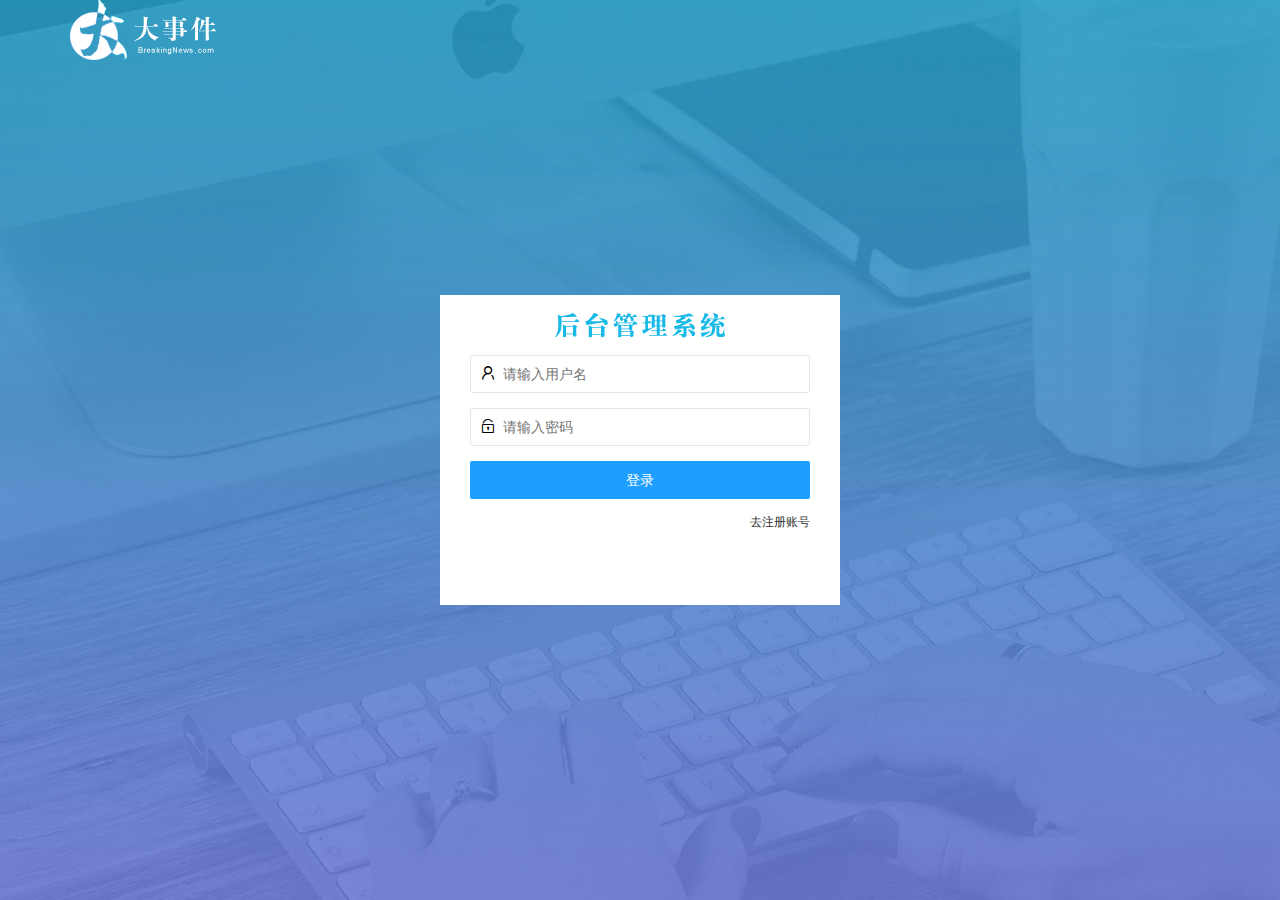
<file: login.html>
<!DOCTYPE html>
<html lang="en">

<head>
    <meta charset="UTF-8">
    <meta http-equiv="X-UA-Compatible" content="IE=edge">
    <meta name="viewport" content="width=device-width, initial-scale=1.0">
    <title>大事件-登录/注册</title>
    <!-- 导入layui的样式 -->
    <link rel="stylesheet" href="./assets/lib/layui/css/layui.css">
    <link rel="stylesheet" href="./assets/css/login.css">

</head>

<body>
    <!-- 头部logo区域 -->
    <div class="layui-main">
        <img src="/assets/images/logo.png" alt="" />
    </div>

    <!-- 登录注册 -->
    <div class="loginAndReadBox">
        <div class="titleBox"></div>
        <!-- 登录的div -->
        <div class="login-box">
            <!-- 登录的表单 -->
            <form class='layui-form' id="form_login" action="">
                <!-- 用户名 -->
                <div class="layui-form-item">
                    <i class="layui-icon layui-icon-username"></i>
                    <input type="text" name="username" required lay-verify="required" placeholder="请输入用户名"
                        autocomplete="off" class="layui-input">
                </div>

                <!-- 密码 -->
                <div class="layui-form-item">
                    <i class="layui-icon layui-icon-password"></i>
                    <input type="password" name="password" required lay-verify="required|pwd" placeholder="请输入密码"
                        autocomplete="off" class="layui-input">
                </div>

                <div class="layui-form-item">

                    <!-- 注意：表单提交按钮和普通按钮的区别是lay-submit属性 -->
                    <button class="layui-btn layui-btn-fluid layui-btn-normal" lay-submit
                        lay-filter="formDemo">登录</button>
                </div>

                <div class="layui-form-item link">
                    <a href="javascript:;" id="link_reg">去注册账号</a>
                </div>

            </form>

        </div>

        <!-- 注册的div -->
        <div class="reg-box">
            <!-- 注册的表单 -->
            <form class='layui-form' id="form_reg" action="">
                <!-- 用户名 -->
                <div class="layui-form-item">
                    <i class="layui-icon layui-icon-username"></i>
                    <input type="text" name="username" required lay-verify="required" placeholder="请输入用户名"
                        autocomplete="off" class="layui-input">
                </div>

                <!-- 密码 -->
                <div class="layui-form-item">
                    <i class="layui-icon layui-icon-password"></i>
                    <input type="password" name="password" required lay-verify="required|pwd" placeholder="请输入密码"
                        autocomplete="off" class="layui-input" />
                </div>

                <!-- 再次确认密码 -->
                <div class="layui-form-item">
                    <i class="layui-icon layui-icon-password"></i>
                    <input type="password" name="repassword" required lay-verify="required|pwd|repwd"
                        placeholder="再次确认密码" autocomplete="off" class="layui-input">
                </div>

                <div class="layui-form-item">

                    <!-- 注意：表单提交按钮和普通按钮的区别是lay-submit属性 -->
                    <button class="layui-btn layui-btn-fluid layui-btn-normal" lay-submit
                        lay-filter="formDemo">注册</button>
                </div>

                <div class="layui-form-item link">
                    <a href="javascript:;" id="link_login">去登录</a>
                </div>

            </form>
        </div>
    </div>

    <!-- 导入layui的js文件 -->
    <script src="./assets/lib/layui/layui.all.js"></script>
    <!-- 导入JQuery -->
    <script src="./assets/lib/jquery.js"></script>
    <!-- 导入自己封装的baseAPI.js -->
    <script src="./assets/js/baseAPI.js"></script>
    <script src="./assets/js/login.js"></script>
</body>

</html>
</file>
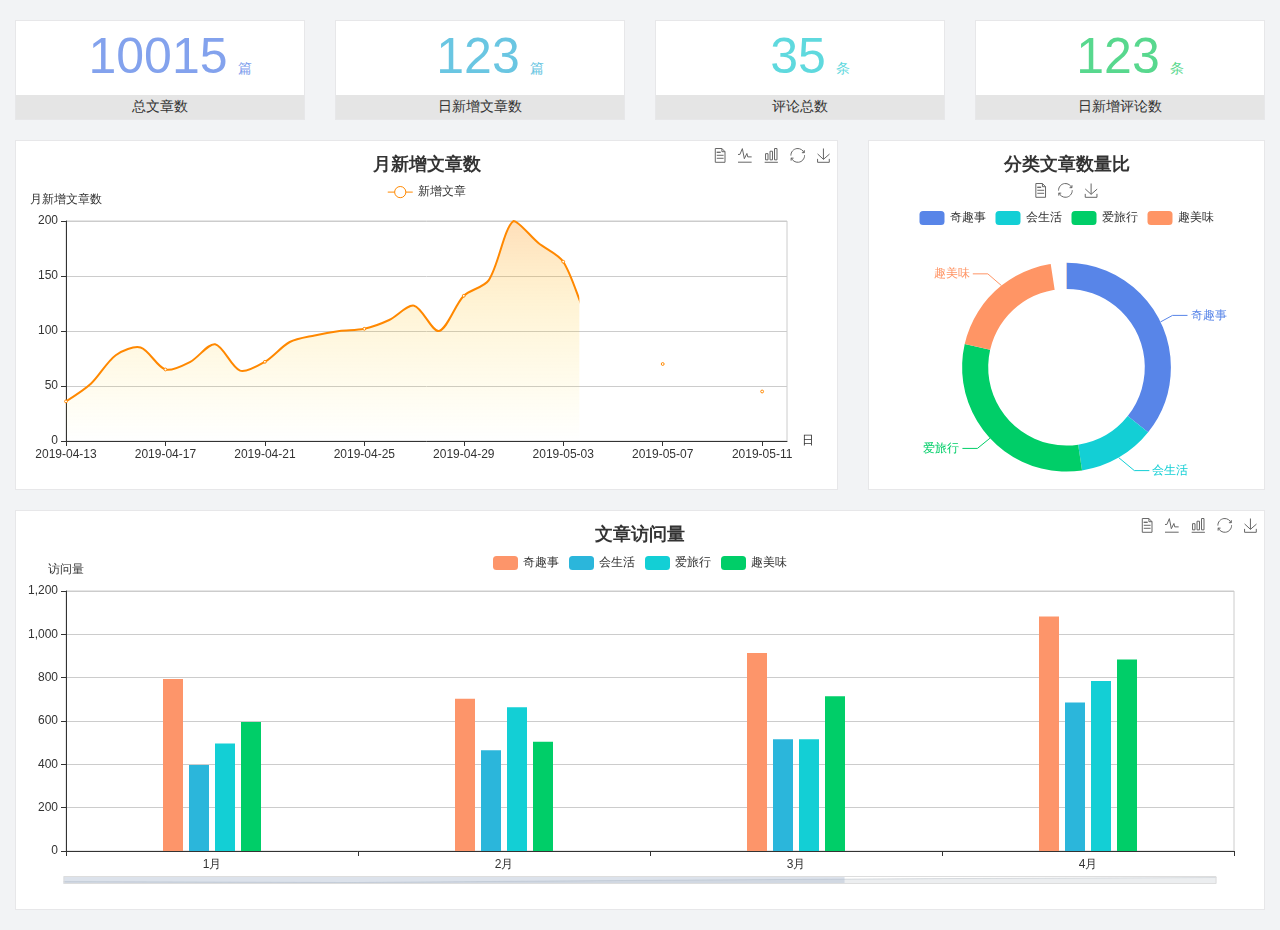
<file: home/dashboard.html>
<!DOCTYPE html>
<html lang="en">

<head>
  <meta charset="UTF-8">
  <meta name="viewport" content="width=device-width, initial-scale=1.0">
  <meta http-equiv="X-UA-Compatible" content="ie=edge">
  <title>图表统计</title>
  <link rel="stylesheet" href="../../assets/lib/bootstrap.css" />
  <link rel="stylesheet" href="../../assets/lib/main.css" />
  <script src="../../assets/lib/jquery.js"></script>
  <script type="text/javascript" src="../../assets/lib/echarts.min.js"></script>
</head>

<body>
  <div class="container-fluid">
    <div class="row spannel_list">
      <div class="col-sm-3 col-xs-6">
        <div class="spannel">
          <em>10015</em><span>篇</span>
          <b>总文章数</b>
        </div>
      </div>
      <div class="col-sm-3 col-xs-6">
        <div class="spannel scolor01">
          <em>123</em><span>篇</span>
          <b>日新增文章数</b>
        </div>
      </div>
      <div class="col-sm-3 col-xs-6">
        <div class="spannel scolor02">
          <em>35</em><span>条</span>
          <b>评论总数</b>
        </div>
      </div>
      <div class="col-sm-3 col-xs-6">
        <div class="spannel scolor03">
          <em>123</em><span>条</span>
          <b>日新增评论数</b>
        </div>
      </div>
    </div>
  </div>

  <div class="container-fluid">
    <div class="row curve-pie">
      <div class="col-lg-8 col-md-8">
        <div class="gragh_pannel" id="curve_show"></div>
      </div>
      <div class="col-lg-4 col-md-4">
        <div class="gragh_pannel" id="pie_show"></div>
      </div>
    </div>
  </div>

  <div class="container-fluid">
    <div class="column_pannel" id="column_show"></div>
  </div>

  <script>
    var oChart = echarts.init(document.getElementById('curve_show'));
    var aList_all = [
      { 'count': 36, 'date': '2019-04-13' },
      { 'count': 52, 'date': '2019-04-14' },
      { 'count': 78, 'date': '2019-04-15' },
      { 'count': 85, 'date': '2019-04-16' },
      { 'count': 65, 'date': '2019-04-17' },
      { 'count': 72, 'date': '2019-04-18' },
      { 'count': 88, 'date': '2019-04-19' },
      { 'count': 64, 'date': '2019-04-20' },
      { 'count': 72, 'date': '2019-04-21' },
      { 'count': 90, 'date': '2019-04-22' },
      { 'count': 96, 'date': '2019-04-23' },
      { 'count': 100, 'date': '2019-04-24' },
      { 'count': 102, 'date': '2019-04-25' },
      { 'count': 110, 'date': '2019-04-26' },
      { 'count': 123, 'date': '2019-04-27' },
      { 'count': 100, 'date': '2019-04-28' },
      { 'count': 132, 'date': '2019-04-29' },
      { 'count': 146, 'date': '2019-04-30' },
      { 'count': 200, 'date': '2019-05-01' },
      { 'count': 180, 'date': '2019-05-02' },
      { 'count': 163, 'date': '2019-05-03' },
      { 'count': 110, 'date': '2019-05-04' },
      { 'count': 80, 'date': '2019-05-05' },
      { 'count': 82, 'date': '2019-05-06' },
      { 'count': 70, 'date': '2019-05-07' },
      { 'count': 65, 'date': '2019-05-08' },
      { 'count': 54, 'date': '2019-05-09' },
      { 'count': 40, 'date': '2019-05-10' },
      { 'count': 45, 'date': '2019-05-11' },
      { 'count': 38, 'date': '2019-05-12' },
    ];

    let aCount = [];
    let aDate = [];

    for (var i = 0; i < aList_all.length; i++) {
      aCount.push(aList_all[i].count);
      aDate.push(aList_all[i].date);
    }

    var chartopt = {
      title: {
        text: '月新增文章数',
        left: 'center',
        top: '10'
      },
      tooltip: {
        trigger: 'axis'
      },
      legend: {
        data: ['新增文章'],
        top: '40'
      },
      toolbox: {
        show: true,
        feature: {
          mark: { show: true },
          dataView: { show: true, readOnly: false },
          magicType: { show: true, type: ['line', 'bar'] },
          restore: { show: true },
          saveAsImage: { show: true }
        }
      },
      calculable: true,
      xAxis: [
        {
          name: '日',
          type: 'category',
          boundaryGap: false,
          data: aDate
        }
      ],
      yAxis: [
        {
          name: '月新增文章数',
          type: 'value'
        }
      ],
      series: [
        {
          name: '新增文章',
          type: 'line',
          smooth: true,
          itemStyle: { normal: { areaStyle: { type: 'default' }, color: '#f80' }, lineStyle: { color: '#f80' } },
          data: aCount
        }],
      areaStyle: {
        normal: {
          color: new echarts.graphic.LinearGradient(0, 0, 0, 1, [{
            offset: 0,
            color: 'rgba(255,136,0,0.39)'
          }, {
            offset: .34,
            color: 'rgba(255,180,0,0.25)'
          }, {
            offset: 1,
            color: 'rgba(255,222,0,0.00)'
          }])

        }
      },
      grid: {
        show: true,
        x: 50,
        x2: 50,
        y: 80,
        height: 220
      }
    };

    oChart.setOption(chartopt);


    var oPie = echarts.init(document.getElementById('pie_show'));
    var oPieopt =
    {
      title: {
        top: 10,
        text: '分类文章数量比',
        x: 'center'
      },
      tooltip: {
        trigger: 'item',
        formatter: "{a} <br/>{b} : {c} ({d}%)"
      },
      color: ['#5885e8', '#13cfd5', '#00ce68', '#ff9565'],
      legend: {
        x: 'center',
        top: 65,
        data: ['奇趣事', '会生活', '爱旅行', '趣美味']
      },
      toolbox: {
        show: true,
        x: 'center',
        top: 35,
        feature: {
          mark: { show: true },
          dataView: { show: true, readOnly: false },
          magicType: {
            show: true,
            type: ['pie', 'funnel'],
            option: {
              funnel: {
                x: '25%',
                width: '50%',
                funnelAlign: 'left',
                max: 1548
              }
            }
          },
          restore: { show: true },
          saveAsImage: { show: true }
        }
      },
      calculable: true,
      series: [
        {
          name: '访问来源',
          type: 'pie',
          radius: ['45%', '60%'],
          center: ['50%', '65%'],
          data: [
            { value: 300, name: '奇趣事' },
            { value: 100, name: '会生活' },
            { value: 260, name: '爱旅行' },
            { value: 180, name: '趣美味' }
          ]
        }
      ]
    };
    oPie.setOption(oPieopt);



    var oColumn = this.echarts.init(document.getElementById('column_show'));
    var oColumnopt =
    {
      title: {
        text: '文章访问量',
        left: 'center',
        top: '10'
      },
      tooltip: {
        trigger: 'axis'
      },
      legend: {
        data: ['奇趣事', '会生活', '爱旅行', '趣美味'],
        top: '40'
      },
      toolbox: {
        show: true,
        feature: {
          mark: { show: true },
          dataView: { show: true, readOnly: false },
          magicType: { show: true, type: ['line', 'bar'] },
          restore: { show: true },
          saveAsImage: { show: true }
        }
      },
      calculable: true,
      xAxis: [
        {
          type: 'category',
          data: ['1月', '2月', '3月', '4月', '5月']
        }
      ],
      yAxis: [
        {
          name: '访问量',
          type: 'value'
        }
      ],
      series: [
        {
          name: '奇趣事',
          type: 'bar',
          barWidth: 20,
          itemStyle: {
            normal: { areaStyle: { type: 'default' }, color: '#fd956a' }
          },
          data: [800, 708, 920, 1090, 1200]
        },
        {
          name: '会生活',
          type: 'bar',
          barWidth: 20,
          itemStyle: {
            normal: { areaStyle: { type: 'default' }, color: '#2bb6db' }
          },
          data: [400, 468, 520, 690, 800]
        },
        {
          name: '爱旅行',
          type: 'bar',
          barWidth: 20,
          itemStyle: {
            normal: { areaStyle: { type: 'default' }, color: '#13cfd5' }
          },
          data: [500, 668, 520, 790, 900]
        },
        {
          name: '趣美味',
          type: 'bar',
          barWidth: 20,
          itemStyle: {
            normal: { areaStyle: { type: 'default' }, color: '#00ce68' }
          },
          data: [600, 508, 720, 890, 1000]
        }
      ],
      grid: {
        show: true,
        x: 50,
        x2: 30,
        y: 80,
        height: 260
      },
      dataZoom: [//给x轴设置滚动条
        {
          start: 0,//默认为0
          end: 100 - 1000 / 31,//默认为100
          type: 'slider',
          show: true,
          xAxisIndex: [0],
          handleSize: 0,//滑动条的 左右2个滑动条的大小
          height: 8,//组件高度
          left: 45, //左边的距离
          right: 50,//右边的距离
          bottom: 26,//右边的距离
          handleColor: '#ddd',//h滑动图标的颜色
          handleStyle: {
            borderColor: "#cacaca",
            borderWidth: "1",
            shadowBlur: 2,
            background: "#ddd",
            shadowColor: "#ddd",
          }
        }]
    };
    oColumn.setOption(oColumnopt);
  </script>
</body>

</html>
</file>
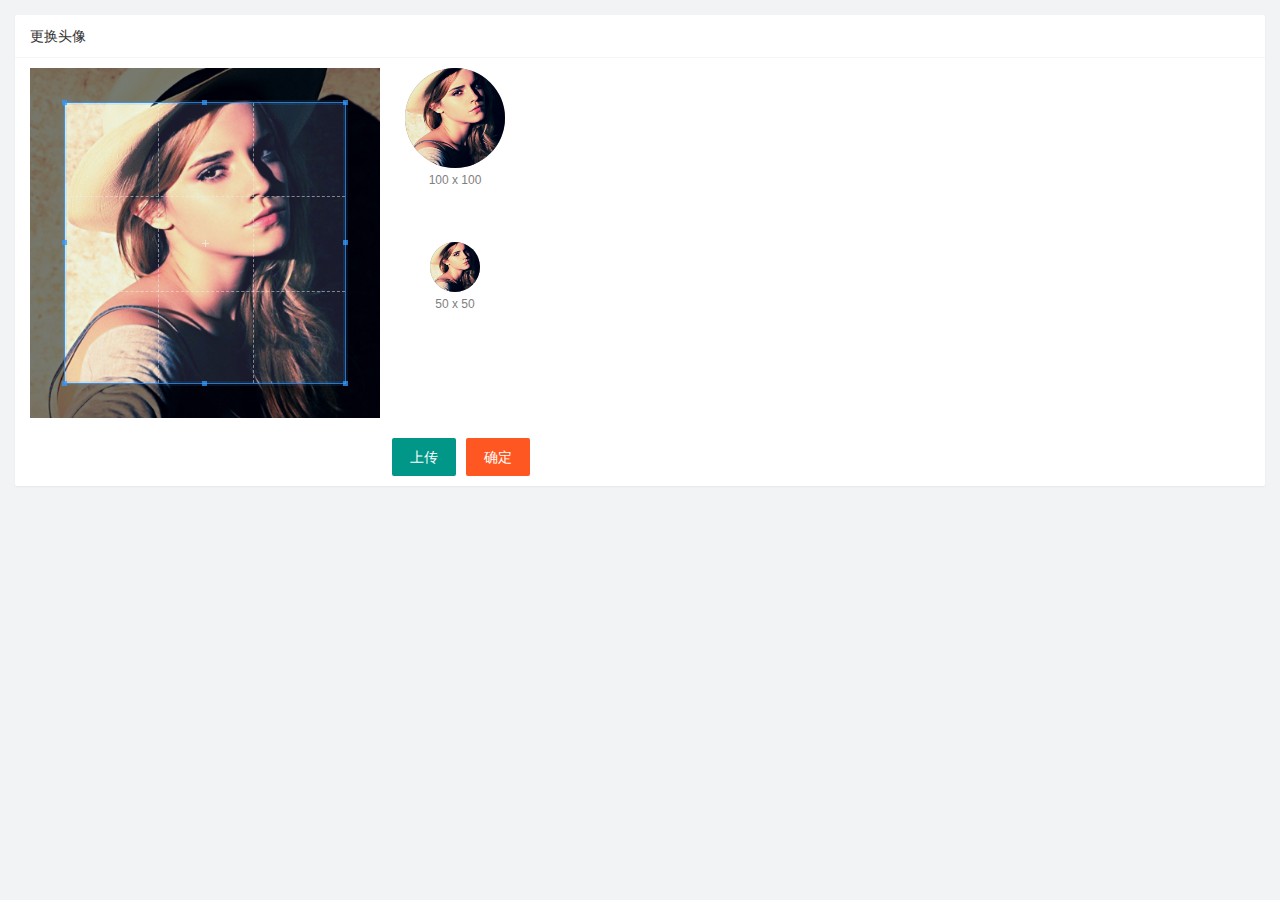
<file: user/user_avatar.html>
<!DOCTYPE html>
<html lang="en">

<head>
    <meta charset="UTF-8">
    <meta http-equiv="X-UA-Compatible" content="IE=edge">
    <meta name="viewport" content="width=device-width, initial-scale=1.0">
    <title>Document</title>
    <link rel="stylesheet" href="/assets/lib/layui/css/layui.css">
    <link rel="stylesheet" href="/assets/lib/cropper/cropper.css">
    <link rel="stylesheet" href="/assets/css/user/user_avatar.css">
</head>

<body>
    <div class="layui-card">
        <div class="layui-card-header">更换头像</div>
        <div class="layui-card-body">
            <!-- 第一行的图片裁剪和预览区域 -->
            <div class="row1">
                <!-- 图片裁剪区域 -->
                <div class="cropper-box">
                    <!-- 这个 img 标签很重要，将来会把它初始化为裁剪区域 -->
                    <img id="image" src="/assets/images/sample.jpg" />
                </div>
                <!-- 图片的预览区域 -->
                <div class="preview-box">
                    <div>
                        <!-- 宽高为 100px 的预览区域 -->
                        <div class="img-preview w100"></div>
                        <p class="size">100 x 100</p>
                    </div>
                    <div>
                        <!-- 宽高为 50px 的预览区域 -->
                        <div class="img-preview w50"></div>
                        <p class="size">50 x 50</p>
                    </div>
                </div>
            </div>

            <!-- 第二行的按钮区域 -->
            <div class="row2">
                <!-- 通过accept可以指定允许用户选择什么类型的文件 -->
                <input type="file" id="file" accept="image/png,image/jpeg">
                <button type="button" class="layui-btn" id="btnChooseImage">上传</button>
                <button type="button" class="layui-btn layui-btn-danger" id="btnUpload">确定</button>
            </div>
        </div>
    </div>
    <script src="/assets/lib/layui/layui.all.js"></script>
    <script src="/assets/lib/jquery.js"></script>
    <script src="/assets/lib/cropper/Cropper.js"></script>
    <script src="/assets/lib/cropper/jquery-cropper.js"></script>
    <script src="/assets/js/baseAPI.js"></script>
    <script src="/assets/js/user/user_avatar.js"></script>
</body>

</html>
</file>
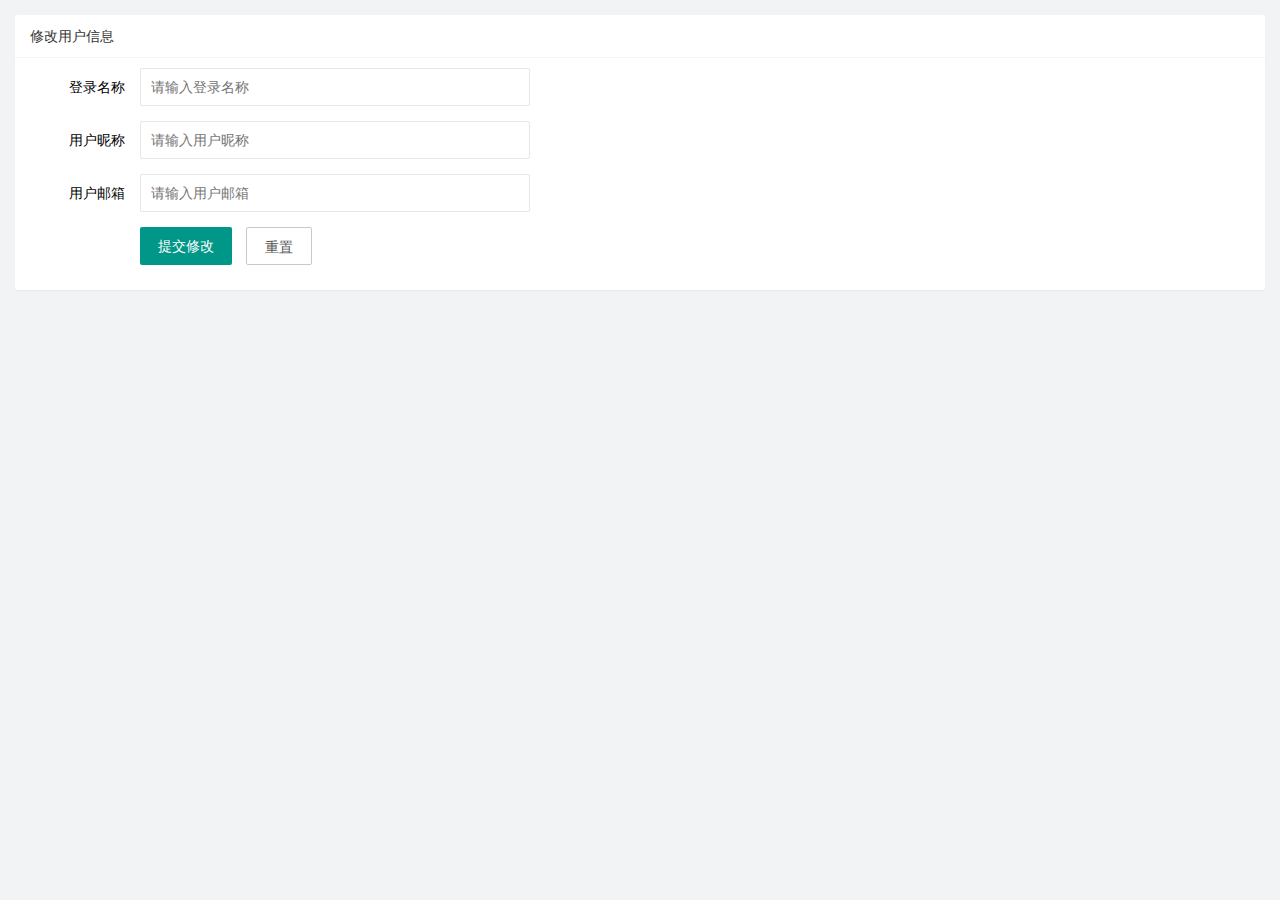
<file: user/user_info.html>
<!DOCTYPE html>
<html lang="en">

<head>
    <meta charset="UTF-8">
    <meta http-equiv="X-UA-Compatible" content="IE=edge">
    <meta name="viewport" content="width=device-width, initial-scale=1.0">
    <title>个人信息</title>
    <link rel="stylesheet" href="/assets/lib/layui/css/layui.css">


    <link rel="stylesheet" href="/assets/css/user/user_info.css">
</head>

<body>
    <!-- 卡片区域 -->
    <div class="layui-card">
        <div class="layui-card-header">修改用户信息</div>
        <div class="layui-card-body">

            <!-- form表单区域 -->
            <form class="layui-form" lay-filter="formUserInfo">
                <!-- 这是隐藏域 -->
                <input type="hidden" name="id">


                <div class="layui-form-item">
                    <label class="layui-form-label">登录名称</label>
                    <div class="layui-input-block">
                        <input type="text" name="username" required lay-verify="required" placeholder="请输入登录名称"
                            autocomplete="off" class="layui-input" readonly>
                    </div>
                </div>
                <div class="layui-form-item">
                    <label class="layui-form-label">用户昵称</label>
                    <div class="layui-input-block">
                        <input type="text" name="nickname" required lay-verify="required |nickname"
                            placeholder="请输入用户昵称" autocomplete="off" class="layui-input">
                    </div>
                </div>
                <div class="layui-form-item">
                    <label class="layui-form-label">用户邮箱</label>
                    <div class="layui-input-block">
                        <input type="text" name="email" required lay-verify="required |email" placeholder="请输入用户邮箱"
                            autocomplete="off" class="layui-input">
                    </div>
                </div>
                <div class="layui-form-item">
                    <div class="layui-input-block">
                        <button class="layui-btn" lay-submit lay-filter="formDemo">提交修改</button>
                        <button type="reset" class="layui-btn layui-btn-primary" id="btnReset">重置</button>
                    </div>
                </div>
            </form>
        </div>
    </div>


    <script src="/assets/lib/layui/layui.all.js"></script>
    <script src="/assets/lib/jquery.js"></script>
    <script src="/assets/js/baseAPI.js"></script>
    <script src="/assets/js/user/user_info.js"></script>
</body>

</html>
</file>
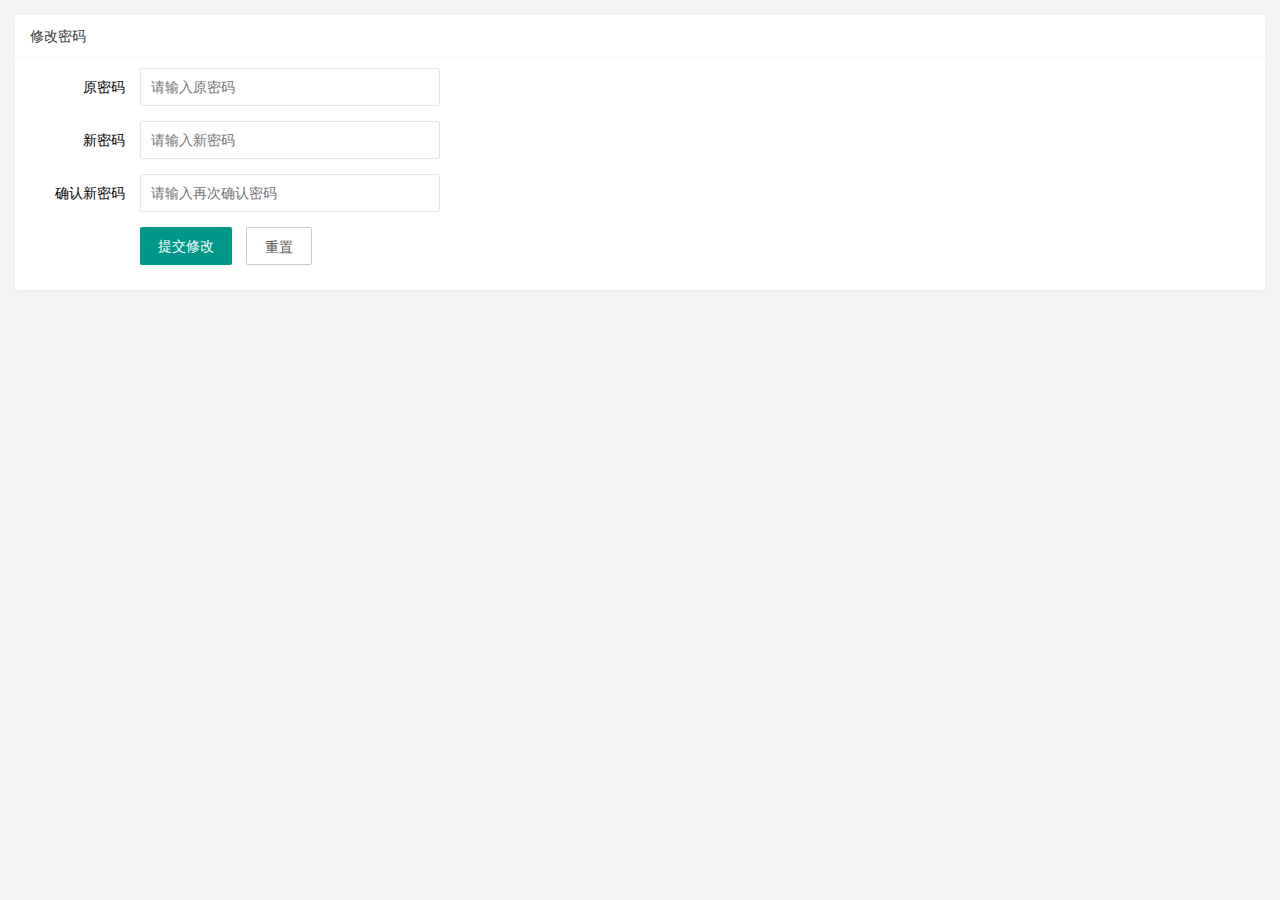
<file: user/user_pwd.html>
<!DOCTYPE html>
<html lang="en">

<head>
    <meta charset="UTF-8">
    <meta http-equiv="X-UA-Compatible" content="IE=edge">
    <meta name="viewport" content="width=device-width, initial-scale=1.0">
    <title>Document</title>
    <link rel="stylesheet" href="/assets/lib/layui/css/layui.css">
    <link rel="stylesheet" href="/assets/css/user/user_pwd.css">
</head>

<body>

    <!-- 卡片区域 -->
    <div class="layui-card">
        <div class="layui-card-header">修改密码</div>
        <div class="layui-card-body">
            <form class="layui-form" lay-filter="formUserInfo">

                <div class="layui-form-item">
                    <label class="layui-form-label">原密码</label>
                    <div class="layui-input-block">
                        <input type="password" name="oldPwd" required lay-verify="required |pwd" placeholder="请输入原密码"
                            autocomplete="off" class="layui-input">
                    </div>
                </div>
                <div class="layui-form-item">
                    <label class="layui-form-label">新密码</label>
                    <div class="layui-input-block">
                        <input type="password" name="newPwd" required lay-verify="required|pwd|samePwd"
                            placeholder="请输入新密码" autocomplete="off" class="layui-input">
                    </div>
                </div>
                <div class="layui-form-item">
                    <label class="layui-form-label">确认新密码</label>
                    <div class="layui-input-block">
                        <input type="password" name="rePwd" required lay-verify="required|pwd|repwd"
                            placeholder="请输入再次确认密码" autocomplete="off" class="layui-input">
                    </div>
                </div>
                <div class="layui-form-item">
                    <div class="layui-input-block">
                        <button class="layui-btn" lay-submit lay-filter="formDemo">提交修改</button>
                        <button type="reset" class="layui-btn layui-btn-primary" id="btnReset">重置</button>
                    </div>
                </div>
            </form>
        </div>
    </div>

    <script src="/assets/lib/layui/layui.all.js"></script>
    <script src="/assets/lib/jquery.js"></script>
    <script src="/assets/js/baseAPI.js"></script>
    <script src="/assets/js/user/user_pwd.js"></script>
</body>

</html>
</file>
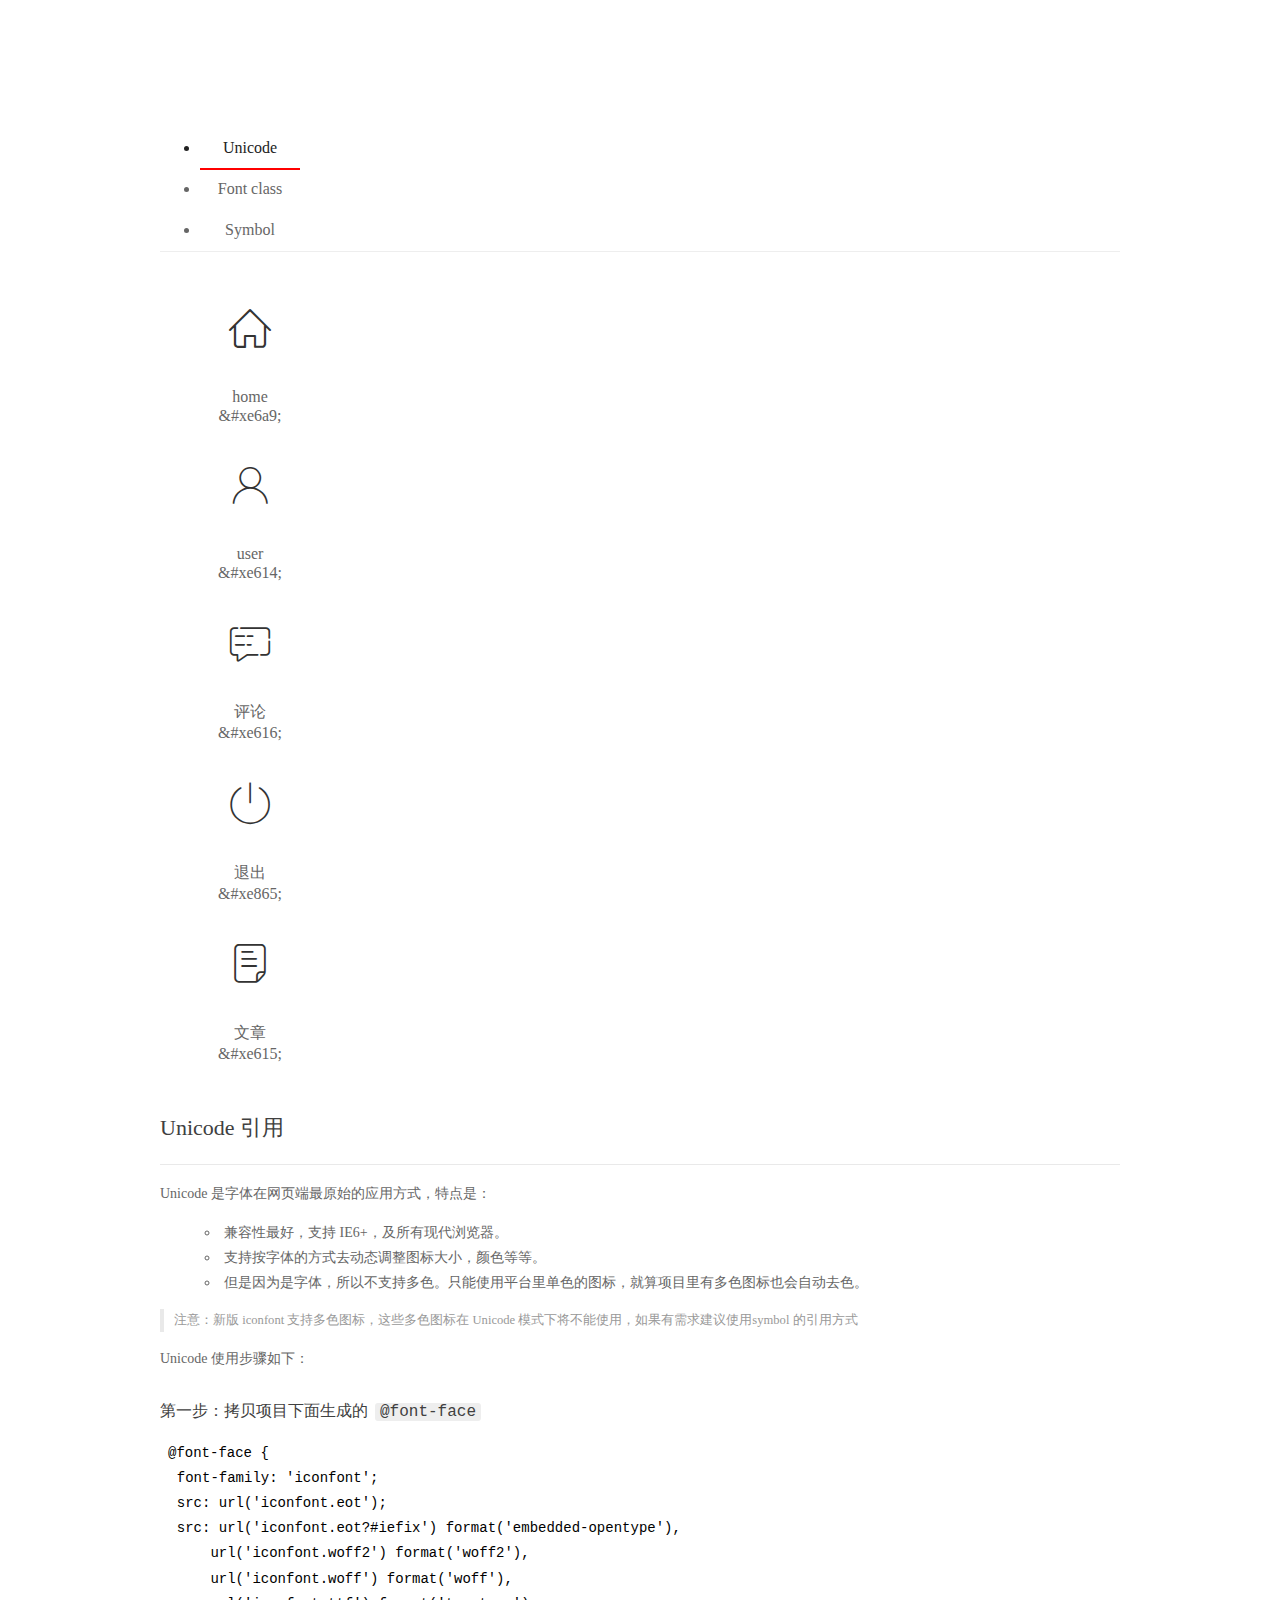
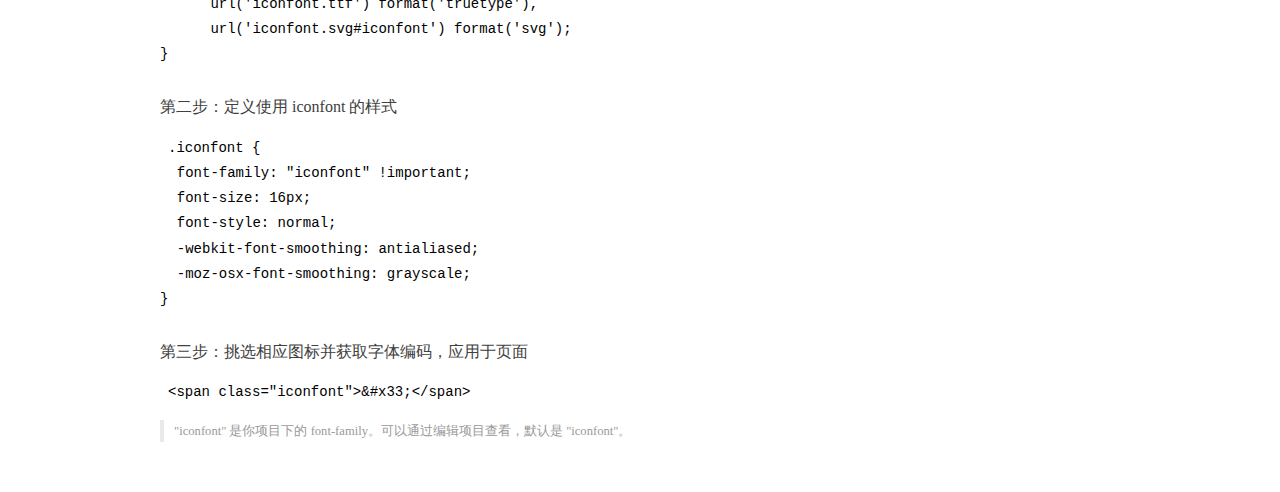
<file: assets/fonts/demo_index.html>
<!DOCTYPE html>
<html>
<head>
  <meta charset="utf-8"/>
  <title>IconFont Demo</title>
  <link rel="shortcut icon" href="https://gtms04.alicdn.com/tps/i4/TB1_oz6GVXXXXaFXpXXJDFnIXXX-64-64.ico" type="image/x-icon"/>
  <link rel="stylesheet" href="https://g.alicdn.com/thx/cube/1.3.2/cube.min.css">
  <link rel="stylesheet" href="demo.css">
  <link rel="stylesheet" href="iconfont.css">
  <script src="iconfont.js"></script>
  <!-- jQuery -->
  <script src="https://a1.alicdn.com/oss/uploads/2018/12/26/7bfddb60-08e8-11e9-9b04-53e73bb6408b.js"></script>
  <!-- 代码高亮 -->
  <script src="https://a1.alicdn.com/oss/uploads/2018/12/26/a3f714d0-08e6-11e9-8a15-ebf944d7534c.js"></script>
</head>
<body>
  <div class="main">
    <h1 class="logo"><a href="https://www.iconfont.cn/" title="iconfont 首页" target="_blank">&#xe86b;</a></h1>
    <div class="nav-tabs">
      <ul id="tabs" class="dib-box">
        <li class="dib active"><span>Unicode</span></li>
        <li class="dib"><span>Font class</span></li>
        <li class="dib"><span>Symbol</span></li>
      </ul>
      
    </div>
    <div class="tab-container">
      <div class="content unicode" style="display: block;">
          <ul class="icon_lists dib-box">
          
            <li class="dib">
              <span class="icon iconfont">&#xe6a9;</span>
                <div class="name">home</div>
                <div class="code-name">&amp;#xe6a9;</div>
              </li>
          
            <li class="dib">
              <span class="icon iconfont">&#xe614;</span>
                <div class="name">user</div>
                <div class="code-name">&amp;#xe614;</div>
              </li>
          
            <li class="dib">
              <span class="icon iconfont">&#xe616;</span>
                <div class="name">评论</div>
                <div class="code-name">&amp;#xe616;</div>
              </li>
          
            <li class="dib">
              <span class="icon iconfont">&#xe865;</span>
                <div class="name">退出</div>
                <div class="code-name">&amp;#xe865;</div>
              </li>
          
            <li class="dib">
              <span class="icon iconfont">&#xe615;</span>
                <div class="name">文章</div>
                <div class="code-name">&amp;#xe615;</div>
              </li>
          
          </ul>
          <div class="article markdown">
          <h2 id="unicode-">Unicode 引用</h2>
          <hr>

          <p>Unicode 是字体在网页端最原始的应用方式，特点是：</p>
          <ul>
            <li>兼容性最好，支持 IE6+，及所有现代浏览器。</li>
            <li>支持按字体的方式去动态调整图标大小，颜色等等。</li>
            <li>但是因为是字体，所以不支持多色。只能使用平台里单色的图标，就算项目里有多色图标也会自动去色。</li>
          </ul>
          <blockquote>
            <p>注意：新版 iconfont 支持多色图标，这些多色图标在 Unicode 模式下将不能使用，如果有需求建议使用symbol 的引用方式</p>
          </blockquote>
          <p>Unicode 使用步骤如下：</p>
          <h3 id="-font-face">第一步：拷贝项目下面生成的 <code>@font-face</code></h3>
<pre><code class="language-css"
>@font-face {
  font-family: 'iconfont';
  src: url('iconfont.eot');
  src: url('iconfont.eot?#iefix') format('embedded-opentype'),
      url('iconfont.woff2') format('woff2'),
      url('iconfont.woff') format('woff'),
      url('iconfont.ttf') format('truetype'),
      url('iconfont.svg#iconfont') format('svg');
}
</code></pre>
          <h3 id="-iconfont-">第二步：定义使用 iconfont 的样式</h3>
<pre><code class="language-css"
>.iconfont {
  font-family: "iconfont" !important;
  font-size: 16px;
  font-style: normal;
  -webkit-font-smoothing: antialiased;
  -moz-osx-font-smoothing: grayscale;
}
</code></pre>
          <h3 id="-">第三步：挑选相应图标并获取字体编码，应用于页面</h3>
<pre>
<code class="language-html"
>&lt;span class="iconfont"&gt;&amp;#x33;&lt;/span&gt;
</code></pre>
          <blockquote>
            <p>"iconfont" 是你项目下的 font-family。可以通过编辑项目查看，默认是 "iconfont"。</p>
          </blockquote>
          </div>
      </div>
      <div class="content font-class">
        <ul class="icon_lists dib-box">
          
          <li class="dib">
            <span class="icon iconfont icon-home"></span>
            <div class="name">
              home
            </div>
            <div class="code-name">.icon-home
            </div>
          </li>
          
          <li class="dib">
            <span class="icon iconfont icon-user"></span>
            <div class="name">
              user
            </div>
            <div class="code-name">.icon-user
            </div>
          </li>
          
          <li class="dib">
            <span class="icon iconfont icon-pinglun"></span>
            <div class="name">
              评论
            </div>
            <div class="code-name">.icon-pinglun
            </div>
          </li>
          
          <li class="dib">
            <span class="icon iconfont icon-tuichu"></span>
            <div class="name">
              退出
            </div>
            <div class="code-name">.icon-tuichu
            </div>
          </li>
          
          <li class="dib">
            <span class="icon iconfont icon-16"></span>
            <div class="name">
              文章
            </div>
            <div class="code-name">.icon-16
            </div>
          </li>
          
        </ul>
        <div class="article markdown">
        <h2 id="font-class-">font-class 引用</h2>
        <hr>

        <p>font-class 是 Unicode 使用方式的一种变种，主要是解决 Unicode 书写不直观，语意不明确的问题。</p>
        <p>与 Unicode 使用方式相比，具有如下特点：</p>
        <ul>
          <li>兼容性良好，支持 IE8+，及所有现代浏览器。</li>
          <li>相比于 Unicode 语意明确，书写更直观。可以很容易分辨这个 icon 是什么。</li>
          <li>因为使用 class 来定义图标，所以当要替换图标时，只需要修改 class 里面的 Unicode 引用。</li>
          <li>不过因为本质上还是使用的字体，所以多色图标还是不支持的。</li>
        </ul>
        <p>使用步骤如下：</p>
        <h3 id="-fontclass-">第一步：引入项目下面生成的 fontclass 代码：</h3>
<pre><code class="language-html">&lt;link rel="stylesheet" href="./iconfont.css"&gt;
</code></pre>
        <h3 id="-">第二步：挑选相应图标并获取类名，应用于页面：</h3>
<pre><code class="language-html">&lt;span class="iconfont icon-xxx"&gt;&lt;/span&gt;
</code></pre>
        <blockquote>
          <p>"
            iconfont" 是你项目下的 font-family。可以通过编辑项目查看，默认是 "iconfont"。</p>
        </blockquote>
      </div>
      </div>
      <div class="content symbol">
          <ul class="icon_lists dib-box">
          
            <li class="dib">
                <svg class="icon svg-icon" aria-hidden="true">
                  <use xlink:href="#icon-home"></use>
                </svg>
                <div class="name">home</div>
                <div class="code-name">#icon-home</div>
            </li>
          
            <li class="dib">
                <svg class="icon svg-icon" aria-hidden="true">
                  <use xlink:href="#icon-user"></use>
                </svg>
                <div class="name">user</div>
                <div class="code-name">#icon-user</div>
            </li>
          
            <li class="dib">
                <svg class="icon svg-icon" aria-hidden="true">
                  <use xlink:href="#icon-pinglun"></use>
                </svg>
                <div class="name">评论</div>
                <div class="code-name">#icon-pinglun</div>
            </li>
          
            <li class="dib">
                <svg class="icon svg-icon" aria-hidden="true">
                  <use xlink:href="#icon-tuichu"></use>
                </svg>
                <div class="name">退出</div>
                <div class="code-name">#icon-tuichu</div>
            </li>
          
            <li class="dib">
                <svg class="icon svg-icon" aria-hidden="true">
                  <use xlink:href="#icon-16"></use>
                </svg>
                <div class="name">文章</div>
                <div class="code-name">#icon-16</div>
            </li>
          
          </ul>
          <div class="article markdown">
          <h2 id="symbol-">Symbol 引用</h2>
          <hr>

          <p>这是一种全新的使用方式，应该说这才是未来的主流，也是平台目前推荐的用法。相关介绍可以参考这篇<a href="">文章</a>
            这种用法其实是做了一个 SVG 的集合，与另外两种相比具有如下特点：</p>
          <ul>
            <li>支持多色图标了，不再受单色限制。</li>
            <li>通过一些技巧，支持像字体那样，通过 <code>font-size</code>, <code>color</code> 来调整样式。</li>
            <li>兼容性较差，支持 IE9+，及现代浏览器。</li>
            <li>浏览器渲染 SVG 的性能一般，还不如 png。</li>
          </ul>
          <p>使用步骤如下：</p>
          <h3 id="-symbol-">第一步：引入项目下面生成的 symbol 代码：</h3>
<pre><code class="language-html">&lt;script src="./iconfont.js"&gt;&lt;/script&gt;
</code></pre>
          <h3 id="-css-">第二步：加入通用 CSS 代码（引入一次就行）：</h3>
<pre><code class="language-html">&lt;style&gt;
.icon {
  width: 1em;
  height: 1em;
  vertical-align: -0.15em;
  fill: currentColor;
  overflow: hidden;
}
&lt;/style&gt;
</code></pre>
          <h3 id="-">第三步：挑选相应图标并获取类名，应用于页面：</h3>
<pre><code class="language-html">&lt;svg class="icon" aria-hidden="true"&gt;
  &lt;use xlink:href="#icon-xxx"&gt;&lt;/use&gt;
&lt;/svg&gt;
</code></pre>
          </div>
      </div>

    </div>
  </div>
  <script>
  $(document).ready(function () {
      $('.tab-container .content:first').show()

      $('#tabs li').click(function (e) {
        var tabContent = $('.tab-container .content')
        var index = $(this).index()

        if ($(this).hasClass('active')) {
          return
        } else {
          $('#tabs li').removeClass('active')
          $(this).addClass('active')

          tabContent.hide().eq(index).fadeIn()
        }
      })
    })
  </script>
</body>
</html>
</file>
<file: assets/lib/layui/css/layui.css>
/** layui-v2.5.5 MIT License By https://www.layui.com */
 .layui-inline,img{display:inline-block;vertical-align:middle}h1,h2,h3,h4,h5,h6{font-weight:400}.layui-edge,.layui-header,.layui-inline,.layui-main{position:relative}.layui-body,.layui-edge,.layui-elip{overflow:hidden}.layui-btn,.layui-edge,.layui-inline,img{vertical-align:middle}.layui-btn,.layui-disabled,.layui-icon,.layui-unselect{-moz-user-select:none;-webkit-user-select:none;-ms-user-select:none}.layui-elip,.layui-form-checkbox span,.layui-form-pane .layui-form-label{text-overflow:ellipsis;white-space:nowrap}.layui-breadcrumb,.layui-tree-btnGroup{visibility:hidden}blockquote,body,button,dd,div,dl,dt,form,h1,h2,h3,h4,h5,h6,input,li,ol,p,pre,td,textarea,th,ul{margin:0;padding:0;-webkit-tap-highlight-color:rgba(0,0,0,0)}a:active,a:hover{outline:0}img{border:none}li{list-style:none}table{border-collapse:collapse;border-spacing:0}h4,h5,h6{font-size:100%}button,input,optgroup,option,select,textarea{font-family:inherit;font-size:inherit;font-style:inherit;font-weight:inherit;outline:0}pre{white-space:pre-wrap;white-space:-moz-pre-wrap;white-space:-pre-wrap;white-space:-o-pre-wrap;word-wrap:break-word}body{line-height:24px;font:14px Helvetica Neue,Helvetica,PingFang SC,Tahoma,Arial,sans-serif}hr{height:1px;margin:10px 0;border:0;clear:both}a{color:#333;text-decoration:none}a:hover{color:#777}a cite{font-style:normal;*cursor:pointer}.layui-border-box,.layui-border-box *{box-sizing:border-box}.layui-box,.layui-box *{box-sizing:content-box}.layui-clear{clear:both;*zoom:1}.layui-clear:after{content:'\20';clear:both;*zoom:1;display:block;height:0}.layui-inline{*display:inline;*zoom:1}.layui-edge{display:inline-block;width:0;height:0;border-width:6px;border-style:dashed;border-color:transparent}.layui-edge-top{top:-4px;border-bottom-color:#999;border-bottom-style:solid}.layui-edge-right{border-left-color:#999;border-left-style:solid}.layui-edge-bottom{top:2px;border-top-color:#999;border-top-style:solid}.layui-edge-left{border-right-color:#999;border-right-style:solid}.layui-disabled,.layui-disabled:hover{color:#d2d2d2!important;cursor:not-allowed!important}.layui-circle{border-radius:100%}.layui-show{display:block!important}.layui-hide{display:none!important}@font-face{font-family:layui-icon;src:url(../font/iconfont.eot?v=250);src:url(../font/iconfont.eot?v=250#iefix) format('embedded-opentype'),url(../font/iconfont.woff2?v=250) format('woff2'),url(../font/iconfont.woff?v=250) format('woff'),url(../font/iconfont.ttf?v=250) format('truetype'),url(../font/iconfont.svg?v=250#layui-icon) format('svg')}.layui-icon{font-family:layui-icon!important;font-size:16px;font-style:normal;-webkit-font-smoothing:antialiased;-moz-osx-font-smoothing:grayscale}.layui-icon-reply-fill:before{content:"\e611"}.layui-icon-set-fill:before{content:"\e614"}.layui-icon-menu-fill:before{content:"\e60f"}.layui-icon-search:before{content:"\e615"}.layui-icon-share:before{content:"\e641"}.layui-icon-set-sm:before{content:"\e620"}.layui-icon-engine:before{content:"\e628"}.layui-icon-close:before{content:"\1006"}.layui-icon-close-fill:before{content:"\1007"}.layui-icon-chart-screen:before{content:"\e629"}.layui-icon-star:before{content:"\e600"}.layui-icon-circle-dot:before{content:"\e617"}.layui-icon-chat:before{content:"\e606"}.layui-icon-release:before{content:"\e609"}.layui-icon-list:before{content:"\e60a"}.layui-icon-chart:before{content:"\e62c"}.layui-icon-ok-circle:before{content:"\1005"}.layui-icon-layim-theme:before{content:"\e61b"}.layui-icon-table:before{content:"\e62d"}.layui-icon-right:before{content:"\e602"}.layui-icon-left:before{content:"\e603"}.layui-icon-cart-simple:before{content:"\e698"}.layui-icon-face-cry:before{content:"\e69c"}.layui-icon-face-smile:before{content:"\e6af"}.layui-icon-survey:before{content:"\e6b2"}.layui-icon-tree:before{content:"\e62e"}.layui-icon-upload-circle:before{content:"\e62f"}.layui-icon-add-circle:before{content:"\e61f"}.layui-icon-download-circle:before{content:"\e601"}.layui-icon-templeate-1:before{content:"\e630"}.layui-icon-util:before{content:"\e631"}.layui-icon-face-surprised:before{content:"\e664"}.layui-icon-edit:before{content:"\e642"}.layui-icon-speaker:before{content:"\e645"}.layui-icon-down:before{content:"\e61a"}.layui-icon-file:before{content:"\e621"}.layui-icon-layouts:before{content:"\e632"}.layui-icon-rate-half:before{content:"\e6c9"}.layui-icon-add-circle-fine:before{content:"\e608"}.layui-icon-prev-circle:before{content:"\e633"}.layui-icon-read:before{content:"\e705"}.layui-icon-404:before{content:"\e61c"}.layui-icon-carousel:before{content:"\e634"}.layui-icon-help:before{content:"\e607"}.layui-icon-code-circle:before{content:"\e635"}.layui-icon-water:before{content:"\e636"}.layui-icon-username:before{content:"\e66f"}.layui-icon-find-fill:before{content:"\e670"}.layui-icon-about:before{content:"\e60b"}.layui-icon-location:before{content:"\e715"}.layui-icon-up:before{content:"\e619"}.layui-icon-pause:before{content:"\e651"}.layui-icon-date:before{content:"\e637"}.layui-icon-layim-uploadfile:before{content:"\e61d"}.layui-icon-delete:before{content:"\e640"}.layui-icon-play:before{content:"\e652"}.layui-icon-top:before{content:"\e604"}.layui-icon-friends:before{content:"\e612"}.layui-icon-refresh-3:before{content:"\e9aa"}.layui-icon-ok:before{content:"\e605"}.layui-icon-layer:before{content:"\e638"}.layui-icon-face-smile-fine:before{content:"\e60c"}.layui-icon-dollar:before{content:"\e659"}.layui-icon-group:before{content:"\e613"}.layui-icon-layim-download:before{content:"\e61e"}.layui-icon-picture-fine:before{content:"\e60d"}.layui-icon-link:before{content:"\e64c"}.layui-icon-diamond:before{content:"\e735"}.layui-icon-log:before{content:"\e60e"}.layui-icon-rate-solid:before{content:"\e67a"}.layui-icon-fonts-del:before{content:"\e64f"}.layui-icon-unlink:before{content:"\e64d"}.layui-icon-fonts-clear:before{content:"\e639"}.layui-icon-triangle-r:before{content:"\e623"}.layui-icon-circle:before{content:"\e63f"}.layui-icon-radio:before{content:"\e643"}.layui-icon-align-center:before{content:"\e647"}.layui-icon-align-right:before{content:"\e648"}.layui-icon-align-left:before{content:"\e649"}.layui-icon-loading-1:before{content:"\e63e"}.layui-icon-return:before{content:"\e65c"}.layui-icon-fonts-strong:before{content:"\e62b"}.layui-icon-upload:before{content:"\e67c"}.layui-icon-dialogue:before{content:"\e63a"}.layui-icon-video:before{content:"\e6ed"}.layui-icon-headset:before{content:"\e6fc"}.layui-icon-cellphone-fine:before{content:"\e63b"}.layui-icon-add-1:before{content:"\e654"}.layui-icon-face-smile-b:before{content:"\e650"}.layui-icon-fonts-html:before{content:"\e64b"}.layui-icon-form:before{content:"\e63c"}.layui-icon-cart:before{content:"\e657"}.layui-icon-camera-fill:before{content:"\e65d"}.layui-icon-tabs:before{content:"\e62a"}.layui-icon-fonts-code:before{content:"\e64e"}.layui-icon-fire:before{content:"\e756"}.layui-icon-set:before{content:"\e716"}.layui-icon-fonts-u:before{content:"\e646"}.layui-icon-triangle-d:before{content:"\e625"}.layui-icon-tips:before{content:"\e702"}.layui-icon-picture:before{content:"\e64a"}.layui-icon-more-vertical:before{content:"\e671"}.layui-icon-flag:before{content:"\e66c"}.layui-icon-loading:before{content:"\e63d"}.layui-icon-fonts-i:before{content:"\e644"}.layui-icon-refresh-1:before{content:"\e666"}.layui-icon-rmb:before{content:"\e65e"}.layui-icon-home:before{content:"\e68e"}.layui-icon-user:before{content:"\e770"}.layui-icon-notice:before{content:"\e667"}.layui-icon-login-weibo:before{content:"\e675"}.layui-icon-voice:before{content:"\e688"}.layui-icon-upload-drag:before{content:"\e681"}.layui-icon-login-qq:before{content:"\e676"}.layui-icon-snowflake:before{content:"\e6b1"}.layui-icon-file-b:before{content:"\e655"}.layui-icon-template:before{content:"\e663"}.layui-icon-auz:before{content:"\e672"}.layui-icon-console:before{content:"\e665"}.layui-icon-app:before{content:"\e653"}.layui-icon-prev:before{content:"\e65a"}.layui-icon-website:before{content:"\e7ae"}.layui-icon-next:before{content:"\e65b"}.layui-icon-component:before{content:"\e857"}.layui-icon-more:before{content:"\e65f"}.layui-icon-login-wechat:before{content:"\e677"}.layui-icon-shrink-right:before{content:"\e668"}.layui-icon-spread-left:before{content:"\e66b"}.layui-icon-camera:before{content:"\e660"}.layui-icon-note:before{content:"\e66e"}.layui-icon-refresh:before{content:"\e669"}.layui-icon-female:before{content:"\e661"}.layui-icon-male:before{content:"\e662"}.layui-icon-password:before{content:"\e673"}.layui-icon-senior:before{content:"\e674"}.layui-icon-theme:before{content:"\e66a"}.layui-icon-tread:before{content:"\e6c5"}.layui-icon-praise:before{content:"\e6c6"}.layui-icon-star-fill:before{content:"\e658"}.layui-icon-rate:before{content:"\e67b"}.layui-icon-template-1:before{content:"\e656"}.layui-icon-vercode:before{content:"\e679"}.layui-icon-cellphone:before{content:"\e678"}.layui-icon-screen-full:before{content:"\e622"}.layui-icon-screen-restore:before{content:"\e758"}.layui-icon-cols:before{content:"\e610"}.layui-icon-export:before{content:"\e67d"}.layui-icon-print:before{content:"\e66d"}.layui-icon-slider:before{content:"\e714"}.layui-icon-addition:before{content:"\e624"}.layui-icon-subtraction:before{content:"\e67e"}.layui-icon-service:before{content:"\e626"}.layui-icon-transfer:before{content:"\e691"}.layui-main{width:1140px;margin:0 auto}.layui-header{z-index:1000;height:60px}.layui-header a:hover{transition:all .5s;-webkit-transition:all .5s}.layui-side{position:fixed;left:0;top:0;bottom:0;z-index:999;width:200px;overflow-x:hidden}.layui-side-scroll{position:relative;width:220px;height:100%;overflow-x:hidden}.layui-body{position:absolute;left:200px;right:0;top:0;bottom:0;z-index:998;width:auto;overflow-y:auto;box-sizing:border-box}.layui-layout-body{overflow:hidden}.layui-layout-admin .layui-header{background-color:#23262E}.layui-layout-admin .layui-side{top:60px;width:200px;overflow-x:hidden}.layui-layout-admin .layui-body{position:fixed;top:60px;bottom:44px}.layui-layout-admin .layui-main{width:auto;margin:0 15px}.layui-layout-admin .layui-footer{position:fixed;left:200px;right:0;bottom:0;height:44px;line-height:44px;padding:0 15px;background-color:#eee}.layui-layout-admin .layui-logo{position:absolute;left:0;top:0;width:200px;height:100%;line-height:60px;text-align:center;color:#009688;font-size:16px}.layui-layout-admin .layui-header .layui-nav{background:0 0}.layui-layout-left{position:absolute!important;left:200px;top:0}.layui-layout-right{position:absolute!important;right:0;top:0}.layui-container{position:relative;margin:0 auto;padding:0 15px;box-sizing:border-box}.layui-fluid{position:relative;margin:0 auto;padding:0 15px}.layui-row:after,.layui-row:before{content:'';display:block;clear:both}.layui-col-lg1,.layui-col-lg10,.layui-col-lg11,.layui-col-lg12,.layui-col-lg2,.layui-col-lg3,.layui-col-lg4,.layui-col-lg5,.layui-col-lg6,.layui-col-lg7,.layui-col-lg8,.layui-col-lg9,.layui-col-md1,.layui-col-md10,.layui-col-md11,.layui-col-md12,.layui-col-md2,.layui-col-md3,.layui-col-md4,.layui-col-md5,.layui-col-md6,.layui-col-md7,.layui-col-md8,.layui-col-md9,.layui-col-sm1,.layui-col-sm10,.layui-col-sm11,.layui-col-sm12,.layui-col-sm2,.layui-col-sm3,.layui-col-sm4,.layui-col-sm5,.layui-col-sm6,.layui-col-sm7,.layui-col-sm8,.layui-col-sm9,.layui-col-xs1,.layui-col-xs10,.layui-col-xs11,.layui-col-xs12,.layui-col-xs2,.layui-col-xs3,.layui-col-xs4,.layui-col-xs5,.layui-col-xs6,.layui-col-xs7,.layui-col-xs8,.layui-col-xs9{position:relative;display:block;box-sizing:border-box}.layui-col-xs1,.layui-col-xs10,.layui-col-xs11,.layui-col-xs12,.layui-col-xs2,.layui-col-xs3,.layui-col-xs4,.layui-col-xs5,.layui-col-xs6,.layui-col-xs7,.layui-col-xs8,.layui-col-xs9{float:left}.layui-col-xs1{width:8.33333333%}.layui-col-xs2{width:16.66666667%}.layui-col-xs3{width:25%}.layui-col-xs4{width:33.33333333%}.layui-col-xs5{width:41.66666667%}.layui-col-xs6{width:50%}.layui-col-xs7{width:58.33333333%}.layui-col-xs8{width:66.66666667%}.layui-col-xs9{width:75%}.layui-col-xs10{width:83.33333333%}.layui-col-xs11{width:91.66666667%}.layui-col-xs12{width:100%}.layui-col-xs-offset1{margin-left:8.33333333%}.layui-col-xs-offset2{margin-left:16.66666667%}.layui-col-xs-offset3{margin-left:25%}.layui-col-xs-offset4{margin-left:33.33333333%}.layui-col-xs-offset5{margin-left:41.66666667%}.layui-col-xs-offset6{margin-left:50%}.layui-col-xs-offset7{margin-left:58.33333333%}.layui-col-xs-offset8{margin-left:66.66666667%}.layui-col-xs-offset9{margin-left:75%}.layui-col-xs-offset10{margin-left:83.33333333%}.layui-col-xs-offset11{margin-left:91.66666667%}.layui-col-xs-offset12{margin-left:100%}@media screen and (max-width:768px){.layui-hide-xs{display:none!important}.layui-show-xs-block{display:block!important}.layui-show-xs-inline{display:inline!important}.layui-show-xs-inline-block{display:inline-block!important}}@media screen and (min-width:768px){.layui-container{width:750px}.layui-hide-sm{display:none!important}.layui-show-sm-block{display:block!important}.layui-show-sm-inline{display:inline!important}.layui-show-sm-inline-block{display:inline-block!important}.layui-col-sm1,.layui-col-sm10,.layui-col-sm11,.layui-col-sm12,.layui-col-sm2,.layui-col-sm3,.layui-col-sm4,.layui-col-sm5,.layui-col-sm6,.layui-col-sm7,.layui-col-sm8,.layui-col-sm9{float:left}.layui-col-sm1{width:8.33333333%}.layui-col-sm2{width:16.66666667%}.layui-col-sm3{width:25%}.layui-col-sm4{width:33.33333333%}.layui-col-sm5{width:41.66666667%}.layui-col-sm6{width:50%}.layui-col-sm7{width:58.33333333%}.layui-col-sm8{width:66.66666667%}.layui-col-sm9{width:75%}.layui-col-sm10{width:83.33333333%}.layui-col-sm11{width:91.66666667%}.layui-col-sm12{width:100%}.layui-col-sm-offset1{margin-left:8.33333333%}.layui-col-sm-offset2{margin-left:16.66666667%}.layui-col-sm-offset3{margin-left:25%}.layui-col-sm-offset4{margin-left:33.33333333%}.layui-col-sm-offset5{margin-left:41.66666667%}.layui-col-sm-offset6{margin-left:50%}.layui-col-sm-offset7{margin-left:58.33333333%}.layui-col-sm-offset8{margin-left:66.66666667%}.layui-col-sm-offset9{margin-left:75%}.layui-col-sm-offset10{margin-left:83.33333333%}.layui-col-sm-offset11{margin-left:91.66666667%}.layui-col-sm-offset12{margin-left:100%}}@media screen and (min-width:992px){.layui-container{width:970px}.layui-hide-md{display:none!important}.layui-show-md-block{display:block!important}.layui-show-md-inline{display:inline!important}.layui-show-md-inline-block{display:inline-block!important}.layui-col-md1,.layui-col-md10,.layui-col-md11,.layui-col-md12,.layui-col-md2,.layui-col-md3,.layui-col-md4,.layui-col-md5,.layui-col-md6,.layui-col-md7,.layui-col-md8,.layui-col-md9{float:left}.layui-col-md1{width:8.33333333%}.layui-col-md2{width:16.66666667%}.layui-col-md3{width:25%}.layui-col-md4{width:33.33333333%}.layui-col-md5{width:41.66666667%}.layui-col-md6{width:50%}.layui-col-md7{width:58.33333333%}.layui-col-md8{width:66.66666667%}.layui-col-md9{width:75%}.layui-col-md10{width:83.33333333%}.layui-col-md11{width:91.66666667%}.layui-col-md12{width:100%}.layui-col-md-offset1{margin-left:8.33333333%}.layui-col-md-offset2{margin-left:16.66666667%}.layui-col-md-offset3{margin-left:25%}.layui-col-md-offset4{margin-left:33.33333333%}.layui-col-md-offset5{margin-left:41.66666667%}.layui-col-md-offset6{margin-left:50%}.layui-col-md-offset7{margin-left:58.33333333%}.layui-col-md-offset8{margin-left:66.66666667%}.layui-col-md-offset9{margin-left:75%}.layui-col-md-offset10{margin-left:83.33333333%}.layui-col-md-offset11{margin-left:91.66666667%}.layui-col-md-offset12{margin-left:100%}}@media screen and (min-width:1200px){.layui-container{width:1170px}.layui-hide-lg{display:none!important}.layui-show-lg-block{display:block!important}.layui-show-lg-inline{display:inline!important}.layui-show-lg-inline-block{display:inline-block!important}.layui-col-lg1,.layui-col-lg10,.layui-col-lg11,.layui-col-lg12,.layui-col-lg2,.layui-col-lg3,.layui-col-lg4,.layui-col-lg5,.layui-col-lg6,.layui-col-lg7,.layui-col-lg8,.layui-col-lg9{float:left}.layui-col-lg1{width:8.33333333%}.layui-col-lg2{width:16.66666667%}.layui-col-lg3{width:25%}.layui-col-lg4{width:33.33333333%}.layui-col-lg5{width:41.66666667%}.layui-col-lg6{width:50%}.layui-col-lg7{width:58.33333333%}.layui-col-lg8{width:66.66666667%}.layui-col-lg9{width:75%}.layui-col-lg10{width:83.33333333%}.layui-col-lg11{width:91.66666667%}.layui-col-lg12{width:100%}.layui-col-lg-offset1{margin-left:8.33333333%}.layui-col-lg-offset2{margin-left:16.66666667%}.layui-col-lg-offset3{margin-left:25%}.layui-col-lg-offset4{margin-left:33.33333333%}.layui-col-lg-offset5{margin-left:41.66666667%}.layui-col-lg-offset6{margin-left:50%}.layui-col-lg-offset7{margin-left:58.33333333%}.layui-col-lg-offset8{margin-left:66.66666667%}.layui-col-lg-offset9{margin-left:75%}.layui-col-lg-offset10{margin-left:83.33333333%}.layui-col-lg-offset11{margin-left:91.66666667%}.layui-col-lg-offset12{margin-left:100%}}.layui-col-space1{margin:-.5px}.layui-col-space1>*{padding:.5px}.layui-col-space3{margin:-1.5px}.layui-col-space3>*{padding:1.5px}.layui-col-space5{margin:-2.5px}.layui-col-space5>*{padding:2.5px}.layui-col-space8{margin:-3.5px}.layui-col-space8>*{padding:3.5px}.layui-col-space10{margin:-5px}.layui-col-space10>*{padding:5px}.layui-col-space12{margin:-6px}.layui-col-space12>*{padding:6px}.layui-col-space15{margin:-7.5px}.layui-col-space15>*{padding:7.5px}.layui-col-space18{margin:-9px}.layui-col-space18>*{padding:9px}.layui-col-space20{margin:-10px}.layui-col-space20>*{padding:10px}.layui-col-space22{margin:-11px}.layui-col-space22>*{padding:11px}.layui-col-space25{margin:-12.5px}.layui-col-space25>*{padding:12.5px}.layui-col-space30{margin:-15px}.layui-col-space30>*{padding:15px}.layui-btn,.layui-input,.layui-select,.layui-textarea,.layui-upload-button{outline:0;-webkit-appearance:none;transition:all .3s;-webkit-transition:all .3s;box-sizing:border-box}.layui-elem-quote{margin-bottom:10px;padding:15px;line-height:22px;border-left:5px solid #009688;border-radius:0 2px 2px 0;background-color:#f2f2f2}.layui-quote-nm{border-style:solid;border-width:1px 1px 1px 5px;background:0 0}.layui-elem-field{margin-bottom:10px;padding:0;border-width:1px;border-style:solid}.layui-elem-field legend{margin-left:20px;padding:0 10px;font-size:20px;font-weight:300}.layui-field-title{margin:10px 0 20px;border-width:1px 0 0}.layui-field-box{padding:10px 15px}.layui-field-title .layui-field-box{padding:10px 0}.layui-progress{position:relative;height:6px;border-radius:20px;background-color:#e2e2e2}.layui-progress-bar{position:absolute;left:0;top:0;width:0;max-width:100%;height:6px;border-radius:20px;text-align:right;background-color:#5FB878;transition:all .3s;-webkit-transition:all .3s}.layui-progress-big,.layui-progress-big .layui-progress-bar{height:18px;line-height:18px}.layui-progress-text{position:relative;top:-20px;line-height:18px;font-size:12px;color:#666}.layui-progress-big .layui-progress-text{position:static;padding:0 10px;color:#fff}.layui-collapse{border-width:1px;border-style:solid;border-radius:2px}.layui-colla-content,.layui-colla-item{border-top-width:1px;border-top-style:solid}.layui-colla-item:first-child{border-top:none}.layui-colla-title{position:relative;height:42px;line-height:42px;padding:0 15px 0 35px;color:#333;background-color:#f2f2f2;cursor:pointer;font-size:14px;overflow:hidden}.layui-colla-content{display:none;padding:10px 15px;line-height:22px;color:#666}.layui-colla-icon{position:absolute;left:15px;top:0;font-size:14px}.layui-card{margin-bottom:15px;border-radius:2px;background-color:#fff;box-shadow:0 1px 2px 0 rgba(0,0,0,.05)}.layui-card:last-child{margin-bottom:0}.layui-card-header{position:relative;height:42px;line-height:42px;padding:0 15px;border-bottom:1px solid #f6f6f6;color:#333;border-radius:2px 2px 0 0;font-size:14px}.layui-bg-black,.layui-bg-blue,.layui-bg-cyan,.layui-bg-green,.layui-bg-orange,.layui-bg-red{color:#fff!important}.layui-card-body{position:relative;padding:10px 15px;line-height:24px}.layui-card-body[pad15]{padding:15px}.layui-card-body[pad20]{padding:20px}.layui-card-body .layui-table{margin:5px 0}.layui-card .layui-tab{margin:0}.layui-panel-window{position:relative;padding:15px;border-radius:0;border-top:5px solid #E6E6E6;background-color:#fff}.layui-auxiliar-moving{position:fixed;left:0;right:0;top:0;bottom:0;width:100%;height:100%;background:0 0;z-index:9999999999}.layui-form-label,.layui-form-mid,.layui-form-select,.layui-input-block,.layui-input-inline,.layui-textarea{position:relative}.layui-bg-red{background-color:#FF5722!important}.layui-bg-orange{background-color:#FFB800!important}.layui-bg-green{background-color:#009688!important}.layui-bg-cyan{background-color:#2F4056!important}.layui-bg-blue{background-color:#1E9FFF!important}.layui-bg-black{background-color:#393D49!important}.layui-bg-gray{background-color:#eee!important;color:#666!important}.layui-badge-rim,.layui-colla-content,.layui-colla-item,.layui-collapse,.layui-elem-field,.layui-form-pane .layui-form-item[pane],.layui-form-pane .layui-form-label,.layui-input,.layui-layedit,.layui-layedit-tool,.layui-quote-nm,.layui-select,.layui-tab-bar,.layui-tab-card,.layui-tab-title,.layui-tab-title .layui-this:after,.layui-textarea{border-color:#e6e6e6}.layui-timeline-item:before,hr{background-color:#e6e6e6}.layui-text{line-height:22px;font-size:14px;color:#666}.layui-text h1,.layui-text h2,.layui-text h3{font-weight:500;color:#333}.layui-text h1{font-size:30px}.layui-text h2{font-size:24px}.layui-text h3{font-size:18px}.layui-text a:not(.layui-btn){color:#01AAED}.layui-text a:not(.layui-btn):hover{text-decoration:underline}.layui-text ul{padding:5px 0 5px 15px}.layui-text ul li{margin-top:5px;list-style-type:disc}.layui-text em,.layui-word-aux{color:#999!important;padding:0 5px!important}.layui-btn{display:inline-block;height:38px;line-height:38px;padding:0 18px;background-color:#009688;color:#fff;white-space:nowrap;text-align:center;font-size:14px;border:none;border-radius:2px;cursor:pointer}.layui-btn:hover{opacity:.8;filter:alpha(opacity=80);color:#fff}.layui-btn:active{opacity:1;filter:alpha(opacity=100)}.layui-btn+.layui-btn{margin-left:10px}.layui-btn-container{font-size:0}.layui-btn-container .layui-btn{margin-right:10px;margin-bottom:10px}.layui-btn-container .layui-btn+.layui-btn{margin-left:0}.layui-table .layui-btn-container .layui-btn{margin-bottom:9px}.layui-btn-radius{border-radius:100px}.layui-btn .layui-icon{margin-right:3px;font-size:18px;vertical-align:bottom;vertical-align:middle\9}.layui-btn-primary{border:1px solid #C9C9C9;background-color:#fff;color:#555}.layui-btn-primary:hover{border-color:#009688;color:#333}.layui-btn-normal{background-color:#1E9FFF}.layui-btn-warm{background-color:#FFB800}.layui-btn-danger{background-color:#FF5722}.layui-btn-checked{background-color:#5FB878}.layui-btn-disabled,.layui-btn-disabled:active,.layui-btn-disabled:hover{border:1px solid #e6e6e6;background-color:#FBFBFB;color:#C9C9C9;cursor:not-allowed;opacity:1}.layui-btn-lg{height:44px;line-height:44px;padding:0 25px;font-size:16px}.layui-btn-sm{height:30px;line-height:30px;padding:0 10px;font-size:12px}.layui-btn-sm i{font-size:16px!important}.layui-btn-xs{height:22px;line-height:22px;padding:0 5px;font-size:12px}.layui-btn-xs i{font-size:14px!important}.layui-btn-group{display:inline-block;vertical-align:middle;font-size:0}.layui-btn-group .layui-btn{margin-left:0!important;margin-right:0!important;border-left:1px solid rgba(255,255,255,.5);border-radius:0}.layui-btn-group .layui-btn-primary{border-left:none}.layui-btn-group .layui-btn-primary:hover{border-color:#C9C9C9;color:#009688}.layui-btn-group .layui-btn:first-child{border-left:none;border-radius:2px 0 0 2px}.layui-btn-group .layui-btn-primary:first-child{border-left:1px solid #c9c9c9}.layui-btn-group .layui-btn:last-child{border-radius:0 2px 2px 0}.layui-btn-group .layui-btn+.layui-btn{margin-left:0}.layui-btn-group+.layui-btn-group{margin-left:10px}.layui-btn-fluid{width:100%}.layui-input,.layui-select,.layui-textarea{height:38px;line-height:1.3;line-height:38px\9;border-width:1px;border-style:solid;background-color:#fff;border-radius:2px}.layui-input::-webkit-input-placeholder,.layui-select::-webkit-input-placeholder,.layui-textarea::-webkit-input-placeholder{line-height:1.3}.layui-input,.layui-textarea{display:block;width:100%;padding-left:10px}.layui-input:hover,.layui-textarea:hover{border-color:#D2D2D2!important}.layui-input:focus,.layui-textarea:focus{border-color:#C9C9C9!important}.layui-textarea{min-height:100px;height:auto;line-height:20px;padding:6px 10px;resize:vertical}.layui-select{padding:0 10px}.layui-form input[type=checkbox],.layui-form input[type=radio],.layui-form select{display:none}.layui-form [lay-ignore]{display:initial}.layui-form-item{margin-bottom:15px;clear:both;*zoom:1}.layui-form-item:after{content:'\20';clear:both;*zoom:1;display:block;height:0}.layui-form-label{float:left;display:block;padding:9px 15px;width:80px;font-weight:400;line-height:20px;text-align:right}.layui-form-label-col{display:block;float:none;padding:9px 0;line-height:20px;text-align:left}.layui-form-item .layui-inline{margin-bottom:5px;margin-right:10px}.layui-input-block{margin-left:110px;min-height:36px}.layui-input-inline{display:inline-block;vertical-align:middle}.layui-form-item .layui-input-inline{float:left;width:190px;margin-right:10px}.layui-form-text .layui-input-inline{width:auto}.layui-form-mid{float:left;display:block;padding:9px 0!important;line-height:20px;margin-right:10px}.layui-form-danger+.layui-form-select .layui-input,.layui-form-danger:focus{border-color:#FF5722!important}.layui-form-select .layui-input{padding-right:30px;cursor:pointer}.layui-form-select .layui-edge{position:absolute;right:10px;top:50%;margin-top:-3px;cursor:pointer;border-width:6px;border-top-color:#c2c2c2;border-top-style:solid;transition:all .3s;-webkit-transition:all .3s}.layui-form-select dl{display:none;position:absolute;left:0;top:42px;padding:5px 0;z-index:899;min-width:100%;border:1px solid #d2d2d2;max-height:300px;overflow-y:auto;background-color:#fff;border-radius:2px;box-shadow:0 2px 4px rgba(0,0,0,.12);box-sizing:border-box}.layui-form-select dl dd,.layui-form-select dl dt{padding:0 10px;line-height:36px;white-space:nowrap;overflow:hidden;text-overflow:ellipsis}.layui-form-select dl dt{font-size:12px;color:#999}.layui-form-select dl dd{cursor:pointer}.layui-form-select dl dd:hover{background-color:#f2f2f2;-webkit-transition:.5s all;transition:.5s all}.layui-form-select .layui-select-group dd{padding-left:20px}.layui-form-select dl dd.layui-select-tips{padding-left:10px!important;color:#999}.layui-form-select dl dd.layui-this{background-color:#5FB878;color:#fff}.layui-form-checkbox,.layui-form-select dl dd.layui-disabled{background-color:#fff}.layui-form-selected dl{display:block}.layui-form-checkbox,.layui-form-checkbox *,.layui-form-switch{display:inline-block;vertical-align:middle}.layui-form-selected .layui-edge{margin-top:-9px;-webkit-transform:rotate(180deg);transform:rotate(180deg);margin-top:-3px\9}:root .layui-form-selected .layui-edge{margin-top:-9px\0/IE9}.layui-form-selectup dl{top:auto;bottom:42px}.layui-select-none{margin:5px 0;text-align:center;color:#999}.layui-select-disabled .layui-disabled{border-color:#eee!important}.layui-select-disabled .layui-edge{border-top-color:#d2d2d2}.layui-form-checkbox{position:relative;height:30px;line-height:30px;margin-right:10px;padding-right:30px;cursor:pointer;font-size:0;-webkit-transition:.1s linear;transition:.1s linear;box-sizing:border-box}.layui-form-checkbox span{padding:0 10px;height:100%;font-size:14px;border-radius:2px 0 0 2px;background-color:#d2d2d2;color:#fff;overflow:hidden}.layui-form-checkbox:hover span{background-color:#c2c2c2}.layui-form-checkbox i{position:absolute;right:0;top:0;width:30px;height:28px;border:1px solid #d2d2d2;border-left:none;border-radius:0 2px 2px 0;color:#fff;font-size:20px;text-align:center}.layui-form-checkbox:hover i{border-color:#c2c2c2;color:#c2c2c2}.layui-form-checked,.layui-form-checked:hover{border-color:#5FB878}.layui-form-checked span,.layui-form-checked:hover span{background-color:#5FB878}.layui-form-checked i,.layui-form-checked:hover i{color:#5FB878}.layui-form-item .layui-form-checkbox{margin-top:4px}.layui-form-checkbox[lay-skin=primary]{height:auto!important;line-height:normal!important;min-width:18px;min-height:18px;border:none!important;margin-right:0;padding-left:28px;padding-right:0;background:0 0}.layui-form-checkbox[lay-skin=primary] span{padding-left:0;padding-right:15px;line-height:18px;background:0 0;color:#666}.layui-form-checkbox[lay-skin=primary] i{right:auto;left:0;width:16px;height:16px;line-height:16px;border:1px solid #d2d2d2;font-size:12px;border-radius:2px;background-color:#fff;-webkit-transition:.1s linear;transition:.1s linear}.layui-form-checkbox[lay-skin=primary]:hover i{border-color:#5FB878;color:#fff}.layui-form-checked[lay-skin=primary] i{border-color:#5FB878!important;background-color:#5FB878;color:#fff}.layui-checkbox-disbaled[lay-skin=primary] span{background:0 0!important;color:#c2c2c2}.layui-checkbox-disbaled[lay-skin=primary]:hover i{border-color:#d2d2d2}.layui-form-item .layui-form-checkbox[lay-skin=primary]{margin-top:10px}.layui-form-switch{position:relative;height:22px;line-height:22px;min-width:35px;padding:0 5px;margin-top:8px;border:1px solid #d2d2d2;border-radius:20px;cursor:pointer;background-color:#fff;-webkit-transition:.1s linear;transition:.1s linear}.layui-form-switch i{position:absolute;left:5px;top:3px;width:16px;height:16px;border-radius:20px;background-color:#d2d2d2;-webkit-transition:.1s linear;transition:.1s linear}.layui-form-switch em{position:relative;top:0;width:25px;margin-left:21px;padding:0!important;text-align:center!important;color:#999!important;font-style:normal!important;font-size:12px}.layui-form-onswitch{border-color:#5FB878;background-color:#5FB878}.layui-checkbox-disbaled,.layui-checkbox-disbaled i{border-color:#e2e2e2!important}.layui-form-onswitch i{left:100%;margin-left:-21px;background-color:#fff}.layui-form-onswitch em{margin-left:5px;margin-right:21px;color:#fff!important}.layui-checkbox-disbaled span{background-color:#e2e2e2!important}.layui-checkbox-disbaled:hover i{color:#fff!important}[lay-radio]{display:none}.layui-form-radio,.layui-form-radio *{display:inline-block;vertical-align:middle}.layui-form-radio{line-height:28px;margin:6px 10px 0 0;padding-right:10px;cursor:pointer;font-size:0}.layui-form-radio *{font-size:14px}.layui-form-radio>i{margin-right:8px;font-size:22px;color:#c2c2c2}.layui-form-radio>i:hover,.layui-form-radioed>i{color:#5FB878}.layui-radio-disbaled>i{color:#e2e2e2!important}.layui-form-pane .layui-form-label{width:110px;padding:8px 15px;height:38px;line-height:20px;border-width:1px;border-style:solid;border-radius:2px 0 0 2px;text-align:center;background-color:#FBFBFB;overflow:hidden;box-sizing:border-box}.layui-form-pane .layui-input-inline{margin-left:-1px}.layui-form-pane .layui-input-block{margin-left:110px;left:-1px}.layui-form-pane .layui-input{border-radius:0 2px 2px 0}.layui-form-pane .layui-form-text .layui-form-label{float:none;width:100%;border-radius:2px;box-sizing:border-box;text-align:left}.layui-form-pane .layui-form-text .layui-input-inline{display:block;margin:0;top:-1px;clear:both}.layui-form-pane .layui-form-text .layui-input-block{margin:0;left:0;top:-1px}.layui-form-pane .layui-form-text .layui-textarea{min-height:100px;border-radius:0 0 2px 2px}.layui-form-pane .layui-form-checkbox{margin:4px 0 4px 10px}.layui-form-pane .layui-form-radio,.layui-form-pane .layui-form-switch{margin-top:6px;margin-left:10px}.layui-form-pane .layui-form-item[pane]{position:relative;border-width:1px;border-style:solid}.layui-form-pane .layui-form-item[pane] .layui-form-label{position:absolute;left:0;top:0;height:100%;border-width:0 1px 0 0}.layui-form-pane .layui-form-item[pane] .layui-input-inline{margin-left:110px}@media screen and (max-width:450px){.layui-form-item .layui-form-label{text-overflow:ellipsis;overflow:hidden;white-space:nowrap}.layui-form-item .layui-inline{display:block;margin-right:0;margin-bottom:20px;clear:both}.layui-form-item .layui-inline:after{content:'\20';clear:both;display:block;height:0}.layui-form-item .layui-input-inline{display:block;float:none;left:-3px;width:auto;margin:0 0 10px 112px}.layui-form-item .layui-input-inline+.layui-form-mid{margin-left:110px;top:-5px;padding:0}.layui-form-item .layui-form-checkbox{margin-right:5px;margin-bottom:5px}}.layui-layedit{border-width:1px;border-style:solid;border-radius:2px}.layui-layedit-tool{padding:3px 5px;border-bottom-width:1px;border-bottom-style:solid;font-size:0}.layedit-tool-fixed{position:fixed;top:0;border-top:1px solid #e2e2e2}.layui-layedit-tool .layedit-tool-mid,.layui-layedit-tool .layui-icon{display:inline-block;vertical-align:middle;text-align:center;font-size:14px}.layui-layedit-tool .layui-icon{position:relative;width:32px;height:30px;line-height:30px;margin:3px 5px;color:#777;cursor:pointer;border-radius:2px}.layui-layedit-tool .layui-icon:hover{color:#393D49}.layui-layedit-tool .layui-icon:active{color:#000}.layui-layedit-tool .layedit-tool-active{background-color:#e2e2e2;color:#000}.layui-layedit-tool .layui-disabled,.layui-layedit-tool .layui-disabled:hover{color:#d2d2d2;cursor:not-allowed}.layui-layedit-tool .layedit-tool-mid{width:1px;height:18px;margin:0 10px;background-color:#d2d2d2}.layedit-tool-html{width:50px!important;font-size:30px!important}.layedit-tool-b,.layedit-tool-code,.layedit-tool-help{font-size:16px!important}.layedit-tool-d,.layedit-tool-face,.layedit-tool-image,.layedit-tool-unlink{font-size:18px!important}.layedit-tool-image input{position:absolute;font-size:0;left:0;top:0;width:100%;height:100%;opacity:.01;filter:Alpha(opacity=1);cursor:pointer}.layui-layedit-iframe iframe{display:block;width:100%}#LAY_layedit_code{overflow:hidden}.layui-laypage{display:inline-block;*display:inline;*zoom:1;vertical-align:middle;margin:10px 0;font-size:0}.layui-laypage>a:first-child,.layui-laypage>a:first-child em{border-radius:2px 0 0 2px}.layui-laypage>a:last-child,.layui-laypage>a:last-child em{border-radius:0 2px 2px 0}.layui-laypage>:first-child{margin-left:0!important}.layui-laypage>:last-child{margin-right:0!important}.layui-laypage a,.layui-laypage button,.layui-laypage input,.layui-laypage select,.layui-laypage span{border:1px solid #e2e2e2}.layui-laypage a,.layui-laypage span{display:inline-block;*display:inline;*zoom:1;vertical-align:middle;padding:0 15px;height:28px;line-height:28px;margin:0 -1px 5px 0;background-color:#fff;color:#333;font-size:12px}.layui-flow-more a *,.layui-laypage input,.layui-table-view select[lay-ignore]{display:inline-block}.layui-laypage a:hover{color:#009688}.layui-laypage em{font-style:normal}.layui-laypage .layui-laypage-spr{color:#999;font-weight:700}.layui-laypage a{text-decoration:none}.layui-laypage .layui-laypage-curr{position:relative}.layui-laypage .layui-laypage-curr em{position:relative;color:#fff}.layui-laypage .layui-laypage-curr .layui-laypage-em{position:absolute;left:-1px;top:-1px;padding:1px;width:100%;height:100%;background-color:#009688}.layui-laypage-em{border-radius:2px}.layui-laypage-next em,.layui-laypage-prev em{font-family:Sim sun;font-size:16px}.layui-laypage .layui-laypage-count,.layui-laypage .layui-laypage-limits,.layui-laypage .layui-laypage-refresh,.layui-laypage .layui-laypage-skip{margin-left:10px;margin-right:10px;padding:0;border:none}.layui-laypage .layui-laypage-limits,.layui-laypage .layui-laypage-refresh{vertical-align:top}.layui-laypage .layui-laypage-refresh i{font-size:18px;cursor:pointer}.layui-laypage select{height:22px;padding:3px;border-radius:2px;cursor:pointer}.layui-laypage .layui-laypage-skip{height:30px;line-height:30px;color:#999}.layui-laypage button,.layui-laypage input{height:30px;line-height:30px;border-radius:2px;vertical-align:top;background-color:#fff;box-sizing:border-box}.layui-laypage input{width:40px;margin:0 10px;padding:0 3px;text-align:center}.layui-laypage input:focus,.layui-laypage select:focus{border-color:#009688!important}.layui-laypage button{margin-left:10px;padding:0 10px;cursor:pointer}.layui-table,.layui-table-view{margin:10px 0}.layui-flow-more{margin:10px 0;text-align:center;color:#999;font-size:14px}.layui-flow-more a{height:32px;line-height:32px}.layui-flow-more a *{vertical-align:top}.layui-flow-more a cite{padding:0 20px;border-radius:3px;background-color:#eee;color:#333;font-style:normal}.layui-flow-more a cite:hover{opacity:.8}.layui-flow-more a i{font-size:30px;color:#737383}.layui-table{width:100%;background-color:#fff;color:#666}.layui-table tr{transition:all .3s;-webkit-transition:all .3s}.layui-table th{text-align:left;font-weight:400}.layui-table tbody tr:hover,.layui-table thead tr,.layui-table-click,.layui-table-header,.layui-table-hover,.layui-table-mend,.layui-table-patch,.layui-table-tool,.layui-table-total,.layui-table-total tr,.layui-table[lay-even] tr:nth-child(even){background-color:#f2f2f2}.layui-table td,.layui-table th,.layui-table-col-set,.layui-table-fixed-r,.layui-table-grid-down,.layui-table-header,.layui-table-page,.layui-table-tips-main,.layui-table-tool,.layui-table-total,.layui-table-view,.layui-table[lay-skin=line],.layui-table[lay-skin=row]{border-width:1px;border-style:solid;border-color:#e6e6e6}.layui-table td,.layui-table th{position:relative;padding:9px 15px;min-height:20px;line-height:20px;font-size:14px}.layui-table[lay-skin=line] td,.layui-table[lay-skin=line] th{border-width:0 0 1px}.layui-table[lay-skin=row] td,.layui-table[lay-skin=row] th{border-width:0 1px 0 0}.layui-table[lay-skin=nob] td,.layui-table[lay-skin=nob] th{border:none}.layui-table img{max-width:100px}.layui-table[lay-size=lg] td,.layui-table[lay-size=lg] th{padding:15px 30px}.layui-table-view .layui-table[lay-size=lg] .layui-table-cell{height:40px;line-height:40px}.layui-table[lay-size=sm] td,.layui-table[lay-size=sm] th{font-size:12px;padding:5px 10px}.layui-table-view .layui-table[lay-size=sm] .layui-table-cell{height:20px;line-height:20px}.layui-table[lay-data]{display:none}.layui-table-box{position:relative;overflow:hidden}.layui-table-view .layui-table{position:relative;width:auto;margin:0}.layui-table-view .layui-table[lay-skin=line]{border-width:0 1px 0 0}.layui-table-view .layui-table[lay-skin=row]{border-width:0 0 1px}.layui-table-view .layui-table td,.layui-table-view .layui-table th{padding:5px 0;border-top:none;border-left:none}.layui-table-view .layui-table th.layui-unselect .layui-table-cell span{cursor:pointer}.layui-table-view .layui-table td{cursor:default}.layui-table-view .layui-table td[data-edit=text]{cursor:text}.layui-table-view .layui-form-checkbox[lay-skin=primary] i{width:18px;height:18px}.layui-table-view .layui-form-radio{line-height:0;padding:0}.layui-table-view .layui-form-radio>i{margin:0;font-size:20px}.layui-table-init{position:absolute;left:0;top:0;width:100%;height:100%;text-align:center;z-index:110}.layui-table-init .layui-icon{position:absolute;left:50%;top:50%;margin:-15px 0 0 -15px;font-size:30px;color:#c2c2c2}.layui-table-header{border-width:0 0 1px;overflow:hidden}.layui-table-header .layui-table{margin-bottom:-1px}.layui-table-tool .layui-inline[lay-event]{position:relative;width:26px;height:26px;padding:5px;line-height:16px;margin-right:10px;text-align:center;color:#333;border:1px solid #ccc;cursor:pointer;-webkit-transition:.5s all;transition:.5s all}.layui-table-tool .layui-inline[lay-event]:hover{border:1px solid #999}.layui-table-tool-temp{padding-right:120px}.layui-table-tool-self{position:absolute;right:17px;top:10px}.layui-table-tool .layui-table-tool-self .layui-inline[lay-event]{margin:0 0 0 10px}.layui-table-tool-panel{position:absolute;top:29px;left:-1px;padding:5px 0;min-width:150px;min-height:40px;border:1px solid #d2d2d2;text-align:left;overflow-y:auto;background-color:#fff;box-shadow:0 2px 4px rgba(0,0,0,.12)}.layui-table-cell,.layui-table-tool-panel li{overflow:hidden;text-overflow:ellipsis;white-space:nowrap}.layui-table-tool-panel li{padding:0 10px;line-height:30px;-webkit-transition:.5s all;transition:.5s all}.layui-table-tool-panel li .layui-form-checkbox[lay-skin=primary]{width:100%;padding-left:28px}.layui-table-tool-panel li:hover{background-color:#f2f2f2}.layui-table-tool-panel li .layui-form-checkbox[lay-skin=primary] i{position:absolute;left:0;top:0}.layui-table-tool-panel li .layui-form-checkbox[lay-skin=primary] span{padding:0}.layui-table-tool .layui-table-tool-self .layui-table-tool-panel{left:auto;right:-1px}.layui-table-col-set{position:absolute;right:0;top:0;width:20px;height:100%;border-width:0 0 0 1px;background-color:#fff}.layui-table-sort{width:10px;height:20px;margin-left:5px;cursor:pointer!important}.layui-table-sort .layui-edge{position:absolute;left:5px;border-width:5px}.layui-table-sort .layui-table-sort-asc{top:3px;border-top:none;border-bottom-style:solid;border-bottom-color:#b2b2b2}.layui-table-sort .layui-table-sort-asc:hover{border-bottom-color:#666}.layui-table-sort .layui-table-sort-desc{bottom:5px;border-bottom:none;border-top-style:solid;border-top-color:#b2b2b2}.layui-table-sort .layui-table-sort-desc:hover{border-top-color:#666}.layui-table-sort[lay-sort=asc] .layui-table-sort-asc{border-bottom-color:#000}.layui-table-sort[lay-sort=desc] .layui-table-sort-desc{border-top-color:#000}.layui-table-cell{height:28px;line-height:28px;padding:0 15px;position:relative;box-sizing:border-box}.layui-table-cell .layui-form-checkbox[lay-skin=primary]{top:-1px;padding:0}.layui-table-cell .layui-table-link{color:#01AAED}.laytable-cell-checkbox,.laytable-cell-numbers,.laytable-cell-radio,.laytable-cell-space{padding:0;text-align:center}.layui-table-body{position:relative;overflow:auto;margin-right:-1px;margin-bottom:-1px}.layui-table-body .layui-none{line-height:26px;padding:15px;text-align:center;color:#999}.layui-table-fixed{position:absolute;left:0;top:0;z-index:101}.layui-table-fixed .layui-table-body{overflow:hidden}.layui-table-fixed-l{box-shadow:0 -1px 8px rgba(0,0,0,.08)}.layui-table-fixed-r{left:auto;right:-1px;border-width:0 0 0 1px;box-shadow:-1px 0 8px rgba(0,0,0,.08)}.layui-table-fixed-r .layui-table-header{position:relative;overflow:visible}.layui-table-mend{position:absolute;right:-49px;top:0;height:100%;width:50px}.layui-table-tool{position:relative;z-index:890;width:100%;min-height:50px;line-height:30px;padding:10px 15px;border-width:0 0 1px}.layui-table-tool .layui-btn-container{margin-bottom:-10px}.layui-table-page,.layui-table-total{border-width:1px 0 0;margin-bottom:-1px;overflow:hidden}.layui-table-page{position:relative;width:100%;padding:7px 7px 0;height:41px;font-size:12px;white-space:nowrap}.layui-table-page>div{height:26px}.layui-table-page .layui-laypage{margin:0}.layui-table-page .layui-laypage a,.layui-table-page .layui-laypage span{height:26px;line-height:26px;margin-bottom:10px;border:none;background:0 0}.layui-table-page .layui-laypage a,.layui-table-page .layui-laypage span.layui-laypage-curr{padding:0 12px}.layui-table-page .layui-laypage span{margin-left:0;padding:0}.layui-table-page .layui-laypage .layui-laypage-prev{margin-left:-7px!important}.layui-table-page .layui-laypage .layui-laypage-curr .layui-laypage-em{left:0;top:0;padding:0}.layui-table-page .layui-laypage button,.layui-table-page .layui-laypage input{height:26px;line-height:26px}.layui-table-page .layui-laypage input{width:40px}.layui-table-page .layui-laypage button{padding:0 10px}.layui-table-page select{height:18px}.layui-table-patch .layui-table-cell{padding:0;width:30px}.layui-table-edit{position:absolute;left:0;top:0;width:100%;height:100%;padding:0 14px 1px;border-radius:0;box-shadow:1px 1px 20px rgba(0,0,0,.15)}.layui-table-edit:focus{border-color:#5FB878!important}select.layui-table-edit{padding:0 0 0 10px;border-color:#C9C9C9}.layui-table-view .layui-form-checkbox,.layui-table-view .layui-form-radio,.layui-table-view .layui-form-switch{top:0;margin:0;box-sizing:content-box}.layui-table-view .layui-form-checkbox{top:-1px;height:26px;line-height:26px}.layui-table-view .layui-form-checkbox i{height:26px}.layui-table-grid .layui-table-cell{overflow:visible}.layui-table-grid-down{position:absolute;top:0;right:0;width:26px;height:100%;padding:5px 0;border-width:0 0 0 1px;text-align:center;background-color:#fff;color:#999;cursor:pointer}.layui-table-grid-down .layui-icon{position:absolute;top:50%;left:50%;margin:-8px 0 0 -8px}.layui-table-grid-down:hover{background-color:#fbfbfb}body .layui-table-tips .layui-layer-content{background:0 0;padding:0;box-shadow:0 1px 6px rgba(0,0,0,.12)}.layui-table-tips-main{margin:-44px 0 0 -1px;max-height:150px;padding:8px 15px;font-size:14px;overflow-y:scroll;background-color:#fff;color:#666}.layui-table-tips-c{position:absolute;right:-3px;top:-13px;width:20px;height:20px;padding:3px;cursor:pointer;background-color:#666;border-radius:50%;color:#fff}.layui-table-tips-c:hover{background-color:#777}.layui-table-tips-c:before{position:relative;right:-2px}.layui-upload-file{display:none!important;opacity:.01;filter:Alpha(opacity=1)}.layui-upload-drag,.layui-upload-form,.layui-upload-wrap{display:inline-block}.layui-upload-list{margin:10px 0}.layui-upload-choose{padding:0 10px;color:#999}.layui-upload-drag{position:relative;padding:30px;border:1px dashed #e2e2e2;background-color:#fff;text-align:center;cursor:pointer;color:#999}.layui-upload-drag .layui-icon{font-size:50px;color:#009688}.layui-upload-drag[lay-over]{border-color:#009688}.layui-upload-iframe{position:absolute;width:0;height:0;border:0;visibility:hidden}.layui-upload-wrap{position:relative;vertical-align:middle}.layui-upload-wrap .layui-upload-file{display:block!important;position:absolute;left:0;top:0;z-index:10;font-size:100px;width:100%;height:100%;opacity:.01;filter:Alpha(opacity=1);cursor:pointer}.layui-transfer-active,.layui-transfer-box{display:inline-block;vertical-align:middle}.layui-transfer-box,.layui-transfer-header,.layui-transfer-search{border-width:0;border-style:solid;border-color:#e6e6e6}.layui-transfer-box{position:relative;border-width:1px;width:200px;height:360px;border-radius:2px;background-color:#fff}.layui-transfer-box .layui-form-checkbox{width:100%;margin:0!important}.layui-transfer-header{height:38px;line-height:38px;padding:0 10px;border-bottom-width:1px}.layui-transfer-search{position:relative;padding:10px;border-bottom-width:1px}.layui-transfer-search .layui-input{height:32px;padding-left:30px;font-size:12px}.layui-transfer-search .layui-icon-search{position:absolute;left:20px;top:50%;margin-top:-8px;color:#666}.layui-transfer-active{margin:0 15px}.layui-transfer-active .layui-btn{display:block;margin:0;padding:0 15px;background-color:#5FB878;border-color:#5FB878;color:#fff}.layui-transfer-active .layui-btn-disabled{background-color:#FBFBFB;border-color:#e6e6e6;color:#C9C9C9}.layui-transfer-active .layui-btn:first-child{margin-bottom:15px}.layui-transfer-active .layui-btn .layui-icon{margin:0;font-size:14px!important}.layui-transfer-data{padding:5px 0;overflow:auto}.layui-transfer-data li{height:32px;line-height:32px;padding:0 10px}.layui-transfer-data li:hover{background-color:#f2f2f2;transition:.5s all}.layui-transfer-data .layui-none{padding:15px 10px;text-align:center;color:#999}.layui-nav{position:relative;padding:0 20px;background-color:#393D49;color:#fff;border-radius:2px;font-size:0;box-sizing:border-box}.layui-nav *{font-size:14px}.layui-nav .layui-nav-item{position:relative;display:inline-block;*display:inline;*zoom:1;vertical-align:middle;line-height:60px}.layui-nav .layui-nav-item a{display:block;padding:0 20px;color:#fff;color:rgba(255,255,255,.7);transition:all .3s;-webkit-transition:all .3s}.layui-nav .layui-this:after,.layui-nav-bar,.layui-nav-tree .layui-nav-itemed:after{position:absolute;left:0;top:0;width:0;height:5px;background-color:#5FB878;transition:all .2s;-webkit-transition:all .2s}.layui-nav-bar{z-index:1000}.layui-nav .layui-nav-item a:hover,.layui-nav .layui-this a{color:#fff}.layui-nav .layui-this:after{content:'';top:auto;bottom:0;width:100%}.layui-nav-img{width:30px;height:30px;margin-right:10px;border-radius:50%}.layui-nav .layui-nav-more{content:'';width:0;height:0;border-style:solid dashed dashed;border-color:#fff transparent transparent;overflow:hidden;cursor:pointer;transition:all .2s;-webkit-transition:all .2s;position:absolute;top:50%;right:3px;margin-top:-3px;border-width:6px;border-top-color:rgba(255,255,255,.7)}.layui-nav .layui-nav-mored,.layui-nav-itemed>a .layui-nav-more{margin-top:-9px;border-style:dashed dashed solid;border-color:transparent transparent #fff}.layui-nav-child{display:none;position:absolute;left:0;top:65px;min-width:100%;line-height:36px;padding:5px 0;box-shadow:0 2px 4px rgba(0,0,0,.12);border:1px solid #d2d2d2;background-color:#fff;z-index:100;border-radius:2px;white-space:nowrap}.layui-nav .layui-nav-child a{color:#333}.layui-nav .layui-nav-child a:hover{background-color:#f2f2f2;color:#000}.layui-nav-child dd{position:relative}.layui-nav .layui-nav-child dd.layui-this a,.layui-nav-child dd.layui-this{background-color:#5FB878;color:#fff}.layui-nav-child dd.layui-this:after{display:none}.layui-nav-tree{width:200px;padding:0}.layui-nav-tree .layui-nav-item{display:block;width:100%;line-height:45px}.layui-nav-tree .layui-nav-item a{position:relative;height:45px;line-height:45px;text-overflow:ellipsis;overflow:hidden;white-space:nowrap}.layui-nav-tree .layui-nav-item a:hover{background-color:#4E5465}.layui-nav-tree .layui-nav-bar{width:5px;height:0;background-color:#009688}.layui-nav-tree .layui-nav-child dd.layui-this,.layui-nav-tree .layui-nav-child dd.layui-this a,.layui-nav-tree .layui-this,.layui-nav-tree .layui-this>a,.layui-nav-tree .layui-this>a:hover{background-color:#009688;color:#fff}.layui-nav-tree .layui-this:after{display:none}.layui-nav-itemed>a,.layui-nav-tree .layui-nav-title a,.layui-nav-tree .layui-nav-title a:hover{color:#fff!important}.layui-nav-tree .layui-nav-child{position:relative;z-index:0;top:0;border:none;box-shadow:none}.layui-nav-tree .layui-nav-child a{height:40px;line-height:40px;color:#fff;color:rgba(255,255,255,.7)}.layui-nav-tree .layui-nav-child,.layui-nav-tree .layui-nav-child a:hover{background:0 0;color:#fff}.layui-nav-tree .layui-nav-more{right:10px}.layui-nav-itemed>.layui-nav-child{display:block;padding:0;background-color:rgba(0,0,0,.3)!important}.layui-nav-itemed>.layui-nav-child>.layui-this>.layui-nav-child{display:block}.layui-nav-side{position:fixed;top:0;bottom:0;left:0;overflow-x:hidden;z-index:999}.layui-bg-blue .layui-nav-bar,.layui-bg-blue .layui-nav-itemed:after,.layui-bg-blue .layui-this:after{background-color:#93D1FF}.layui-bg-blue .layui-nav-child dd.layui-this{background-color:#1E9FFF}.layui-bg-blue .layui-nav-itemed>a,.layui-nav-tree.layui-bg-blue .layui-nav-title a,.layui-nav-tree.layui-bg-blue .layui-nav-title a:hover{background-color:#007DDB!important}.layui-breadcrumb{font-size:0}.layui-breadcrumb>*{font-size:14px}.layui-breadcrumb a{color:#999!important}.layui-breadcrumb a:hover{color:#5FB878!important}.layui-breadcrumb a cite{color:#666;font-style:normal}.layui-breadcrumb span[lay-separator]{margin:0 10px;color:#999}.layui-tab{margin:10px 0;text-align:left!important}.layui-tab[overflow]>.layui-tab-title{overflow:hidden}.layui-tab-title{position:relative;left:0;height:40px;white-space:nowrap;font-size:0;border-bottom-width:1px;border-bottom-style:solid;transition:all .2s;-webkit-transition:all .2s}.layui-tab-title li{display:inline-block;*display:inline;*zoom:1;vertical-align:middle;font-size:14px;transition:all .2s;-webkit-transition:all .2s;position:relative;line-height:40px;min-width:65px;padding:0 15px;text-align:center;cursor:pointer}.layui-tab-title li a{display:block}.layui-tab-title .layui-this{color:#000}.layui-tab-title .layui-this:after{position:absolute;left:0;top:0;content:'';width:100%;height:41px;border-width:1px;border-style:solid;border-bottom-color:#fff;border-radius:2px 2px 0 0;box-sizing:border-box;pointer-events:none}.layui-tab-bar{position:absolute;right:0;top:0;z-index:10;width:30px;height:39px;line-height:39px;border-width:1px;border-style:solid;border-radius:2px;text-align:center;background-color:#fff;cursor:pointer}.layui-tab-bar .layui-icon{position:relative;display:inline-block;top:3px;transition:all .3s;-webkit-transition:all .3s}.layui-tab-item{display:none}.layui-tab-more{padding-right:30px;height:auto!important;white-space:normal!important}.layui-tab-more li.layui-this:after{border-bottom-color:#e2e2e2;border-radius:2px}.layui-tab-more .layui-tab-bar .layui-icon{top:-2px;top:3px\9;-webkit-transform:rotate(180deg);transform:rotate(180deg)}:root .layui-tab-more .layui-tab-bar .layui-icon{top:-2px\0/IE9}.layui-tab-content{padding:10px}.layui-tab-title li .layui-tab-close{position:relative;display:inline-block;width:18px;height:18px;line-height:20px;margin-left:8px;top:1px;text-align:center;font-size:14px;color:#c2c2c2;transition:all .2s;-webkit-transition:all .2s}.layui-tab-title li .layui-tab-close:hover{border-radius:2px;background-color:#FF5722;color:#fff}.layui-tab-brief>.layui-tab-title .layui-this{color:#009688}.layui-tab-brief>.layui-tab-more li.layui-this:after,.layui-tab-brief>.layui-tab-title .layui-this:after{border:none;border-radius:0;border-bottom:2px solid #5FB878}.layui-tab-brief[overflow]>.layui-tab-title .layui-this:after{top:-1px}.layui-tab-card{border-width:1px;border-style:solid;border-radius:2px;box-shadow:0 2px 5px 0 rgba(0,0,0,.1)}.layui-tab-card>.layui-tab-title{background-color:#f2f2f2}.layui-tab-card>.layui-tab-title li{margin-right:-1px;margin-left:-1px}.layui-tab-card>.layui-tab-title .layui-this{background-color:#fff}.layui-tab-card>.layui-tab-title .layui-this:after{border-top:none;border-width:1px;border-bottom-color:#fff}.layui-tab-card>.layui-tab-title .layui-tab-bar{height:40px;line-height:40px;border-radius:0;border-top:none;border-right:none}.layui-tab-card>.layui-tab-more .layui-this{background:0 0;color:#5FB878}.layui-tab-card>.layui-tab-more .layui-this:after{border:none}.layui-timeline{padding-left:5px}.layui-timeline-item{position:relative;padding-bottom:20px}.layui-timeline-axis{position:absolute;left:-5px;top:0;z-index:10;width:20px;height:20px;line-height:20px;background-color:#fff;color:#5FB878;border-radius:50%;text-align:center;cursor:pointer}.layui-timeline-axis:hover{color:#FF5722}.layui-timeline-item:before{content:'';position:absolute;left:5px;top:0;z-index:0;width:1px;height:100%}.layui-timeline-item:last-child:before{display:none}.layui-timeline-item:first-child:before{display:block}.layui-timeline-content{padding-left:25px}.layui-timeline-title{position:relative;margin-bottom:10px}.layui-badge,.layui-badge-dot,.layui-badge-rim{position:relative;display:inline-block;padding:0 6px;font-size:12px;text-align:center;background-color:#FF5722;color:#fff;border-radius:2px}.layui-badge{height:18px;line-height:18px}.layui-badge-dot{width:8px;height:8px;padding:0;border-radius:50%}.layui-badge-rim{height:18px;line-height:18px;border-width:1px;border-style:solid;background-color:#fff;color:#666}.layui-btn .layui-badge,.layui-btn .layui-badge-dot{margin-left:5px}.layui-nav .layui-badge,.layui-nav .layui-badge-dot{position:absolute;top:50%;margin:-8px 6px 0}.layui-tab-title .layui-badge,.layui-tab-title .layui-badge-dot{left:5px;top:-2px}.layui-carousel{position:relative;left:0;top:0;background-color:#f8f8f8}.layui-carousel>[carousel-item]{position:relative;width:100%;height:100%;overflow:hidden}.layui-carousel>[carousel-item]:before{position:absolute;content:'\e63d';left:50%;top:50%;width:100px;line-height:20px;margin:-10px 0 0 -50px;text-align:center;color:#c2c2c2;font-family:layui-icon!important;font-size:30px;font-style:normal;-webkit-font-smoothing:antialiased;-moz-osx-font-smoothing:grayscale}.layui-carousel>[carousel-item]>*{display:none;position:absolute;left:0;top:0;width:100%;height:100%;background-color:#f8f8f8;transition-duration:.3s;-webkit-transition-duration:.3s}.layui-carousel-updown>*{-webkit-transition:.3s ease-in-out up;transition:.3s ease-in-out up}.layui-carousel-arrow{display:none\9;opacity:0;position:absolute;left:10px;top:50%;margin-top:-18px;width:36px;height:36px;line-height:36px;text-align:center;font-size:20px;border:0;border-radius:50%;background-color:rgba(0,0,0,.2);color:#fff;-webkit-transition-duration:.3s;transition-duration:.3s;cursor:pointer}.layui-carousel-arrow[lay-type=add]{left:auto!important;right:10px}.layui-carousel:hover .layui-carousel-arrow[lay-type=add],.layui-carousel[lay-arrow=always] .layui-carousel-arrow[lay-type=add]{right:20px}.layui-carousel[lay-arrow=always] .layui-carousel-arrow{opacity:1;left:20px}.layui-carousel[lay-arrow=none] .layui-carousel-arrow{display:none}.layui-carousel-arrow:hover,.layui-carousel-ind ul:hover{background-color:rgba(0,0,0,.35)}.layui-carousel:hover .layui-carousel-arrow{display:block\9;opacity:1;left:20px}.layui-carousel-ind{position:relative;top:-35px;width:100%;line-height:0!important;text-align:center;font-size:0}.layui-carousel[lay-indicator=outside]{margin-bottom:30px}.layui-carousel[lay-indicator=outside] .layui-carousel-ind{top:10px}.layui-carousel[lay-indicator=outside] .layui-carousel-ind ul{background-color:rgba(0,0,0,.5)}.layui-carousel[lay-indicator=none] .layui-carousel-ind{display:none}.layui-carousel-ind ul{display:inline-block;padding:5px;background-color:rgba(0,0,0,.2);border-radius:10px;-webkit-transition-duration:.3s;transition-duration:.3s}.layui-carousel-ind li{display:inline-block;width:10px;height:10px;margin:0 3px;font-size:14px;background-color:#e2e2e2;background-color:rgba(255,255,255,.5);border-radius:50%;cursor:pointer;-webkit-transition-duration:.3s;transition-duration:.3s}.layui-carousel-ind li:hover{background-color:rgba(255,255,255,.7)}.layui-carousel-ind li.layui-this{background-color:#fff}.layui-carousel>[carousel-item]>.layui-carousel-next,.layui-carousel>[carousel-item]>.layui-carousel-prev,.layui-carousel>[carousel-item]>.layui-this{display:block}.layui-carousel>[carousel-item]>.layui-this{left:0}.layui-carousel>[carousel-item]>.layui-carousel-prev{left:-100%}.layui-carousel>[carousel-item]>.layui-carousel-next{left:100%}.layui-carousel>[carousel-item]>.layui-carousel-next.layui-carousel-left,.layui-carousel>[carousel-item]>.layui-carousel-prev.layui-carousel-right{left:0}.layui-carousel>[carousel-item]>.layui-this.layui-carousel-left{left:-100%}.layui-carousel>[carousel-item]>.layui-this.layui-carousel-right{left:100%}.layui-carousel[lay-anim=updown] .layui-carousel-arrow{left:50%!important;top:20px;margin:0 0 0 -18px}.layui-carousel[lay-anim=updown]>[carousel-item]>*,.layui-carousel[lay-anim=fade]>[carousel-item]>*{left:0!important}.layui-carousel[lay-anim=updown] .layui-carousel-arrow[lay-type=add]{top:auto!important;bottom:20px}.layui-carousel[lay-anim=updown] .layui-carousel-ind{position:absolute;top:50%;right:20px;width:auto;height:auto}.layui-carousel[lay-anim=updown] .layui-carousel-ind ul{padding:3px 5px}.layui-carousel[lay-anim=updown] .layui-carousel-ind li{display:block;margin:6px 0}.layui-carousel[lay-anim=updown]>[carousel-item]>.layui-this{top:0}.layui-carousel[lay-anim=updown]>[carousel-item]>.layui-carousel-prev{top:-100%}.layui-carousel[lay-anim=updown]>[carousel-item]>.layui-carousel-next{top:100%}.layui-carousel[lay-anim=updown]>[carousel-item]>.layui-carousel-next.layui-carousel-left,.layui-carousel[lay-anim=updown]>[carousel-item]>.layui-carousel-prev.layui-carousel-right{top:0}.layui-carousel[lay-anim=updown]>[carousel-item]>.layui-this.layui-carousel-left{top:-100%}.layui-carousel[lay-anim=updown]>[carousel-item]>.layui-this.layui-carousel-right{top:100%}.layui-carousel[lay-anim=fade]>[carousel-item]>.layui-carousel-next,.layui-carousel[lay-anim=fade]>[carousel-item]>.layui-carousel-prev{opacity:0}.layui-carousel[lay-anim=fade]>[carousel-item]>.layui-carousel-next.layui-carousel-left,.layui-carousel[lay-anim=fade]>[carousel-item]>.layui-carousel-prev.layui-carousel-right{opacity:1}.layui-carousel[lay-anim=fade]>[carousel-item]>.layui-this.layui-carousel-left,.layui-carousel[lay-anim=fade]>[carousel-item]>.layui-this.layui-carousel-right{opacity:0}.layui-fixbar{position:fixed;right:15px;bottom:15px;z-index:999999}.layui-fixbar li{width:50px;height:50px;line-height:50px;margin-bottom:1px;text-align:center;cursor:pointer;font-size:30px;background-color:#9F9F9F;color:#fff;border-radius:2px;opacity:.95}.layui-fixbar li:hover{opacity:.85}.layui-fixbar li:active{opacity:1}.layui-fixbar .layui-fixbar-top{display:none;font-size:40px}body .layui-util-face{border:none;background:0 0}body .layui-util-face .layui-layer-content{padding:0;background-color:#fff;color:#666;box-shadow:none}.layui-util-face .layui-layer-TipsG{display:none}.layui-util-face ul{position:relative;width:372px;padding:10px;border:1px solid #D9D9D9;background-color:#fff;box-shadow:0 0 20px rgba(0,0,0,.2)}.layui-util-face ul li{cursor:pointer;float:left;border:1px solid #e8e8e8;height:22px;width:26px;overflow:hidden;margin:-1px 0 0 -1px;padding:4px 2px;text-align:center}.layui-util-face ul li:hover{position:relative;z-index:2;border:1px solid #eb7350;background:#fff9ec}.layui-code{position:relative;margin:10px 0;padding:15px;line-height:20px;border:1px solid #ddd;border-left-width:6px;background-color:#F2F2F2;color:#333;font-family:Courier New;font-size:12px}.layui-rate,.layui-rate *{display:inline-block;vertical-align:middle}.layui-rate{padding:10px 5px 10px 0;font-size:0}.layui-rate li i.layui-icon{font-size:20px;color:#FFB800;margin-right:5px;transition:all .3s;-webkit-transition:all .3s}.layui-rate li i:hover{cursor:pointer;transform:scale(1.12);-webkit-transform:scale(1.12)}.layui-rate[readonly] li i:hover{cursor:default;transform:scale(1)}.layui-colorpicker{width:26px;height:26px;border:1px solid #e6e6e6;padding:5px;border-radius:2px;line-height:24px;display:inline-block;cursor:pointer;transition:all .3s;-webkit-transition:all .3s}.layui-colorpicker:hover{border-color:#d2d2d2}.layui-colorpicker.layui-colorpicker-lg{width:34px;height:34px;line-height:32px}.layui-colorpicker.layui-colorpicker-sm{width:24px;height:24px;line-height:22px}.layui-colorpicker.layui-colorpicker-xs{width:22px;height:22px;line-height:20px}.layui-colorpicker-trigger-bgcolor{display:block;background:url([data-uri]);border-radius:2px}.layui-colorpicker-trigger-span{display:block;height:100%;box-sizing:border-box;border:1px solid rgba(0,0,0,.15);border-radius:2px;text-align:center}.layui-colorpicker-trigger-i{display:inline-block;color:#FFF;font-size:12px}.layui-colorpicker-trigger-i.layui-icon-close{color:#999}.layui-colorpicker-main{position:absolute;z-index:66666666;width:280px;padding:7px;background:#FFF;border:1px solid #d2d2d2;border-radius:2px;box-shadow:0 2px 4px rgba(0,0,0,.12)}.layui-colorpicker-main-wrapper{height:180px;position:relative}.layui-colorpicker-basis{width:260px;height:100%;position:relative}.layui-colorpicker-basis-white{width:100%;height:100%;position:absolute;top:0;left:0;background:linear-gradient(90deg,#FFF,hsla(0,0%,100%,0))}.layui-colorpicker-basis-black{width:100%;height:100%;position:absolute;top:0;left:0;background:linear-gradient(0deg,#000,transparent)}.layui-colorpicker-basis-cursor{width:10px;height:10px;border:1px solid #FFF;border-radius:50%;position:absolute;top:-3px;right:-3px;cursor:pointer}.layui-colorpicker-side{position:absolute;top:0;right:0;width:12px;height:100%;background:linear-gradient(red,#FF0,#0F0,#0FF,#00F,#F0F,red)}.layui-colorpicker-side-slider{width:100%;height:5px;box-shadow:0 0 1px #888;box-sizing:border-box;background:#FFF;border-radius:1px;border:1px solid #f0f0f0;cursor:pointer;position:absolute;left:0}.layui-colorpicker-main-alpha{display:none;height:12px;margin-top:7px;background:url([data-uri])}.layui-colorpicker-alpha-bgcolor{height:100%;position:relative}.layui-colorpicker-alpha-slider{width:5px;height:100%;box-shadow:0 0 1px #888;box-sizing:border-box;background:#FFF;border-radius:1px;border:1px solid #f0f0f0;cursor:pointer;position:absolute;top:0}.layui-colorpicker-main-pre{padding-top:7px;font-size:0}.layui-colorpicker-pre{width:20px;height:20px;border-radius:2px;display:inline-block;margin-left:6px;margin-bottom:7px;cursor:pointer}.layui-colorpicker-pre:nth-child(11n+1){margin-left:0}.layui-colorpicker-pre-isalpha{background:url([data-uri])}.layui-colorpicker-pre.layui-this{box-shadow:0 0 3px 2px rgba(0,0,0,.15)}.layui-colorpicker-pre>div{height:100%;border-radius:2px}.layui-colorpicker-main-input{text-align:right;padding-top:7px}.layui-colorpicker-main-input .layui-btn-container .layui-btn{margin:0 0 0 10px}.layui-colorpicker-main-input div.layui-inline{float:left;margin-right:10px;font-size:14px}.layui-colorpicker-main-input input.layui-input{width:150px;height:30px;color:#666}.layui-slider{height:4px;background:#e2e2e2;border-radius:3px;position:relative;cursor:pointer}.layui-slider-bar{border-radius:3px;position:absolute;height:100%}.layui-slider-step{position:absolute;top:0;width:4px;height:4px;border-radius:50%;background:#FFF;-webkit-transform:translateX(-50%);transform:translateX(-50%)}.layui-slider-wrap{width:36px;height:36px;position:absolute;top:-16px;-webkit-transform:translateX(-50%);transform:translateX(-50%);z-index:10;text-align:center}.layui-slider-wrap-btn{width:12px;height:12px;border-radius:50%;background:#FFF;display:inline-block;vertical-align:middle;cursor:pointer;transition:.3s}.layui-slider-wrap:after{content:"";height:100%;display:inline-block;vertical-align:middle}.layui-slider-wrap-btn.layui-slider-hover,.layui-slider-wrap-btn:hover{transform:scale(1.2)}.layui-slider-wrap-btn.layui-disabled:hover{transform:scale(1)!important}.layui-slider-tips{position:absolute;top:-42px;z-index:66666666;white-space:nowrap;display:none;-webkit-transform:translateX(-50%);transform:translateX(-50%);color:#FFF;background:#000;border-radius:3px;height:25px;line-height:25px;padding:0 10px}.layui-slider-tips:after{content:'';position:absolute;bottom:-12px;left:50%;margin-left:-6px;width:0;height:0;border-width:6px;border-style:solid;border-color:#000 transparent transparent}.layui-slider-input{width:70px;height:32px;border:1px solid #e6e6e6;border-radius:3px;font-size:16px;line-height:32px;position:absolute;right:0;top:-15px}.layui-slider-input-btn{display:none;position:absolute;top:0;right:0;width:20px;height:100%;border-left:1px solid #d2d2d2}.layui-slider-input-btn i{cursor:pointer;position:absolute;right:0;bottom:0;width:20px;height:50%;font-size:12px;line-height:16px;text-align:center;color:#999}.layui-slider-input-btn i:first-child{top:0;border-bottom:1px solid #d2d2d2}.layui-slider-input-txt{height:100%;font-size:14px}.layui-slider-input-txt input{height:100%;border:none}.layui-slider-input-btn i:hover{color:#009688}.layui-slider-vertical{width:4px;margin-left:34px}.layui-slider-vertical .layui-slider-bar{width:4px}.layui-slider-vertical .layui-slider-step{top:auto;left:0;-webkit-transform:translateY(50%);transform:translateY(50%)}.layui-slider-vertical .layui-slider-wrap{top:auto;left:-16px;-webkit-transform:translateY(50%);transform:translateY(50%)}.layui-slider-vertical .layui-slider-tips{top:auto;left:2px}@media \0screen{.layui-slider-wrap-btn{margin-left:-20px}.layui-slider-vertical .layui-slider-wrap-btn{margin-left:0;margin-bottom:-20px}.layui-slider-vertical .layui-slider-tips{margin-left:-8px}.layui-slider>span{margin-left:8px}}.layui-tree{line-height:22px}.layui-tree .layui-form-checkbox{margin:0!important}.layui-tree-set{width:100%;position:relative}.layui-tree-pack{display:none;padding-left:20px;position:relative}.layui-tree-iconClick,.layui-tree-main{display:inline-block;vertical-align:middle}.layui-tree-line .layui-tree-pack{padding-left:27px}.layui-tree-line .layui-tree-set .layui-tree-set:after{content:'';position:absolute;top:14px;left:-9px;width:17px;height:0;border-top:1px dotted #c0c4cc}.layui-tree-entry{position:relative;padding:3px 0;height:20px;white-space:nowrap}.layui-tree-entry:hover{background-color:#eee}.layui-tree-line .layui-tree-entry:hover{background-color:rgba(0,0,0,0)}.layui-tree-line .layui-tree-entry:hover .layui-tree-txt{color:#999;text-decoration:underline;transition:.3s}.layui-tree-main{cursor:pointer;padding-right:10px}.layui-tree-line .layui-tree-set:before{content:'';position:absolute;top:0;left:-9px;width:0;height:100%;border-left:1px dotted #c0c4cc}.layui-tree-line .layui-tree-set.layui-tree-setLineShort:before{height:13px}.layui-tree-line .layui-tree-set.layui-tree-setHide:before{height:0}.layui-tree-iconClick{position:relative;height:20px;line-height:20px;margin:0 10px;color:#c0c4cc}.layui-tree-icon{height:12px;line-height:12px;width:12px;text-align:center;border:1px solid #c0c4cc}.layui-tree-iconClick .layui-icon{font-size:18px}.layui-tree-icon .layui-icon{font-size:12px;color:#666}.layui-tree-iconArrow{padding:0 5px}.layui-tree-iconArrow:after{content:'';position:absolute;left:4px;top:3px;z-index:100;width:0;height:0;border-width:5px;border-style:solid;border-color:transparent transparent transparent #c0c4cc;transition:.5s}.layui-tree-btnGroup,.layui-tree-editInput{position:relative;vertical-align:middle;display:inline-block}.layui-tree-spread>.layui-tree-entry>.layui-tree-iconClick>.layui-tree-iconArrow:after{transform:rotate(90deg) translate(3px,4px)}.layui-tree-txt{display:inline-block;vertical-align:middle;color:#555}.layui-tree-search{margin-bottom:15px;color:#666}.layui-tree-btnGroup .layui-icon{display:inline-block;vertical-align:middle;padding:0 2px;cursor:pointer}.layui-tree-btnGroup .layui-icon:hover{color:#999;transition:.3s}.layui-tree-entry:hover .layui-tree-btnGroup{visibility:visible}.layui-tree-editInput{height:20px;line-height:20px;padding:0 3px;border:none;background-color:rgba(0,0,0,.05)}.layui-tree-emptyText{text-align:center;color:#999}.layui-anim{-webkit-animation-duration:.3s;animation-duration:.3s;-webkit-animation-fill-mode:both;animation-fill-mode:both}.layui-anim.layui-icon{display:inline-block}.layui-anim-loop{-webkit-animation-iteration-count:infinite;animation-iteration-count:infinite}.layui-trans,.layui-trans a{transition:all .3s;-webkit-transition:all .3s}@-webkit-keyframes layui-rotate{from{-webkit-transform:rotate(0)}to{-webkit-transform:rotate(360deg)}}@keyframes layui-rotate{from{transform:rotate(0)}to{transform:rotate(360deg)}}.layui-anim-rotate{-webkit-animation-name:layui-rotate;animation-name:layui-rotate;-webkit-animation-duration:1s;animation-duration:1s;-webkit-animation-timing-function:linear;animation-timing-function:linear}@-webkit-keyframes layui-up{from{-webkit-transform:translate3d(0,100%,0);opacity:.3}to{-webkit-transform:translate3d(0,0,0);opacity:1}}@keyframes layui-up{from{transform:translate3d(0,100%,0);opacity:.3}to{transform:translate3d(0,0,0);opacity:1}}.layui-anim-up{-webkit-animation-name:layui-up;animation-name:layui-up}@-webkit-keyframes layui-upbit{from{-webkit-transform:translate3d(0,30px,0);opacity:.3}to{-webkit-transform:translate3d(0,0,0);opacity:1}}@keyframes layui-upbit{from{transform:translate3d(0,30px,0);opacity:.3}to{transform:translate3d(0,0,0);opacity:1}}.layui-anim-upbit{-webkit-animation-name:layui-upbit;animation-name:layui-upbit}@-webkit-keyframes layui-scale{0%{opacity:.3;-webkit-transform:scale(.5)}100%{opacity:1;-webkit-transform:scale(1)}}@keyframes layui-scale{0%{opacity:.3;-ms-transform:scale(.5);transform:scale(.5)}100%{opacity:1;-ms-transform:scale(1);transform:scale(1)}}.layui-anim-scale{-webkit-animation-name:layui-scale;animation-name:layui-scale}@-webkit-keyframes layui-scale-spring{0%{opacity:.5;-webkit-transform:scale(.5)}80%{opacity:.8;-webkit-transform:scale(1.1)}100%{opacity:1;-webkit-transform:scale(1)}}@keyframes layui-scale-spring{0%{opacity:.5;transform:scale(.5)}80%{opacity:.8;transform:scale(1.1)}100%{opacity:1;transform:scale(1)}}.layui-anim-scaleSpring{-webkit-animation-name:layui-scale-spring;animation-name:layui-scale-spring}@-webkit-keyframes layui-fadein{0%{opacity:0}100%{opacity:1}}@keyframes layui-fadein{0%{opacity:0}100%{opacity:1}}.layui-anim-fadein{-webkit-animation-name:layui-fadein;animation-name:layui-fadein}@-webkit-keyframes layui-fadeout{0%{opacity:1}100%{opacity:0}}@keyframes layui-fadeout{0%{opacity:1}100%{opacity:0}}.layui-anim-fadeout{-webkit-animation-name:layui-fadeout;animation-name:layui-fadeout}
</file>
<file: assets/css/login.css>
html,
body {
    margin: 0;
    padding: 0;
    height: 100%;
    width: 100%;
    background: url('/assets/images/login_bg.jpg') no-repeat center;
    background-size: cover;
}

.loginAndReadBox {
    width: 400px;
    height: 310px;
    background-color: #fff;
    position: absolute;
    left: 50%;
    top: 50%;
    transform: translate(-50%, -50%);

}

.titleBox {
    height: 60px;
    width: 100%;
    background-color: pink;
    background: url('/assets/images/login_title.png') no-repeat center;
}

.reg-box {
    display: none;
}

.layui-form {
    padding: 0 30px;
}

.link {
    display: flex;
    justify-content: flex-end;
    font-size: 12px;
}

.layui-form-item {
    position: relative;
}

.layui-icon {
    position: absolute;
    left: 10px;
    top: 10px
}

.layui-input {
    padding-left: 32px;
}
</file>
<file: assets/lib/main.css>
body{
    font-family:'MicroSoft YaHei';
    background-color: #f2f3f5;
}
.main_wrap{
    position:fixed;
    width:100%;
    height:100%;
    left:0px;
    top:0px;
    background:url('../images/login_bg.jpg'); 
    background-size:100% 100%; 
  }
.header{
    width:1200px;
    overflow: hidden;
    margin:20px auto 0;
}
.heade .logo{
    float: left;
}
.header .copyright{
    float:right;
    font-size:12px;
    color:#fff;
    text-align:right;
    line-height:20px;
    margin-top:10px;
}
.login_form_con{
    position:absolute;
    left:50%;
    top:50%;
    margin-left:-200px;
    margin-top:-155px;
    width:400px;
    height:310px;
    background-color: #edeff0;
}

.login_form{
    position: relative;
}

.login_form .icon-user{
    position:absolute;
    font-size:16px;
    color:#999;
    left:46px;
    top:12px;
}
.login_form .icon-key{
    position:absolute;
    font-size:18px;
    color:#999;
    left:46px;
    top:78px;
}
.login_title{
    height:60px;
    background:url('../images/login_title.png') center center no-repeat #fff;
}
.input_txt,.input_pass,.input_sub{
    display:block;
    width:334px;
    height:37px;
    padding:0px;
    text-indent:40px;
    border:1px solid #ddd;
    margin:27px auto 0;
    outline:none;
}
.input_sub{
    margin-top:40px;
    height:42px;
    background-color: #19b9e7;
    text-indent:0px;
    font-size:18px;
    color:#fff;
    cursor: pointer;
}
.input_sub:hover{
    background-color: #08a0cc;
}

.sider{
    position:fixed;
    left:0;
    top:0;
    bottom:0;
    width:210px;
    background-color: #323745;
}
.sider .logo{
    display:block;
    height:56px;
    background-color: #242732;
    overflow: hidden;
}
.sider .logo img{
    display:block;
    margin:6px auto 0;
}
.user_info{
    height:79px;
    border-bottom:1px solid #5a5e6b;
}

.user_info img{
    float: left;
    width:40px;
    height:40px;
    border-radius:20px;
    margin:19px 0 0 30px;
}
.user_info span{
    float: left;
    width:120px;
    font-size:12px;
    color:#fff;
    margin:23px 0 0 20px;
}
.user_info b{
    float: left;
    width: 120px;
    font-weight:normal;
    font-size:12px;
    color:#adafb5;
    margin:2px 0 0 20px;
}

.menu .level01{
    height:50px;
    line-height:50px;
}
.menu .level01 a{
    display:block;
    height:50px;
    font-size:12px;
    color:#adafb5;
    overflow: hidden;
}
.menu .level01.active a{
    background-color: #1378f0;
    color:#fff;
}
.menu .level01.active i{
    color:#fff;
}

.menu .level01 a:hover{
    background-color: #1378f0;
    color:#fff;
}
.menu .level01 a:hover i{
    color:#fff;
}
.menu .level01 i{
    color:#61646f;
    font-size:22px;
    float: left;
    margin-left:26px;
}
.menu .level01 span{
    float: left;
    margin-left:10px;
}
.menu .level01 b{
    float: right;
    margin-right:20px;
    font-weight:normal;
    transform:rotate(90deg);
    transition:all 500ms ease;
}

.menu .level01 .rotate0{
    transform:rotate(0deg);
}

.menu .level02{
    background: #242732;
    display:none;
}


.menu .level02 li{
    height:40px;
    line-height:40px;
}
.menu .level02 li a{
    display:block;
    height:40px;
    font-size:12px;
    color:#adafb5;
    overflow: hidden;
}

.menu .level02 li a:hover{
    background-color: #1378f0;
    color:#fff;
}

.menu .level02 li i{
    font-size:12px;
    float: left;
    margin-left:60px;
}
.menu .level02 li span{
    font-size:12px;
    float: left;
    margin-left:5px;
}

.menu .level02 .active a{
    color:#ffae00;
}

.header_bar{
    position:fixed;
    left:210px;
    right:0;
    top:0;
    height:56px;
    background-color: #fff;
}

.main{
    position:fixed;
    left:210px;
    top:56px;
    right:0;
    bottom:0;
    background-color: #f2f3f5;
}

.search_form{
    width:218px;
    height:33px;
    border:1px solid #ddd;
    background-color: #f2f3f5;
    border-radius:16px;
    float: left;
    margin:12px 0 0 27px;
}

.search_form input{
    padding:0px;
    margin:0px;
    border:0px;
    float: left;
    background-color: #f2f3f5;
    font-size:12px;
    width:175px;
    height:31px;
    margin-left:12px;
    outline:none;
   
}

.search_form .icon-search{
    line-height:33px;
    cursor: pointer;
    font-size:18px;
    color:#abaebb;
}
.user_center_link{
    float:right;

}
.user_center_link a{
    line-height:56px;
    font-size:12px;
    color:#999;
    margin-right:15px;
}
.user_center_link a:hover{
    color:#ffae00
}

.user_center_link img{
    width:42px;
    height:42px;
    border-radius:32px;
    margin-right:10px;
}

.spannel_list{
    margin-top:20px;
}

.spannel{
	height:100px;
	overflow:hidden;
	text-align:center;
    position:relative;
    background-color: #fff;
    border:1px solid #e7e7e9;
    margin-bottom:20px;
}

.spannel em{
    font-style:normal;
	font-size:50px;
	line-height:50px;
	display:inline-block;
	margin:10px 0 0 20px;
	font-family:'Arial';
	color:#83a2ed;
}

.spannel span{
	font-size:14px;
	display:inline-block;
	color:#83a2ed;
	margin-left:10px;
}

.spannel b{
	position:absolute;
	left:0;
	bottom:0;
	width:100%;
	line-height:24px;
	background:#e5e5e5;
	color:#333;
	font-size:14px;
	font-weight:normal;
}

.scolor01 em,.scolor01 span{
	color:#6ac6e2;
}

.scolor02 em,.scolor02 span{
	color:#5fd9de;
}

.scolor03 em,.scolor03 span{
	color:#58d88e;
}


.gragh_pannel{
    height:350px;
    border:1px solid #e7e7e9;
    background-color: #fff!important; 
    margin-bottom:20px;  
}

.column_pannel{
    margin-bottom:20px;
    height:400px;
    border:1px solid #e7e7e9;
    background-color: #fff!important;   
}

.common_title{
    line-height:42px;
    background-color: #fbfbfb;
    border:1px solid #e7e7e9;
    margin-top:20px;
    text-indent: 15px;
    font-size:14px;
    color:#333;
}

.common_con{
    border:1px solid #e7e7e9;
    border-top:0px;
    background-color: #fff;
    padding-bottom:20px;
    margin-bottom:20px;
}
.opt_btns{
    margin-top:20px;
}

.mp20{
    margin-top:20px;
}

.pagination{   
   margin:0;
}

.article_form{
    margin-top:20px;
}

.form-group{
    margin-bottom:25px;
}

.form-group label{
    font-weight:normal;
    color:#666;
}

.icon-icondate{
    line-height:16px;
}

.user_pic{
    width:100px;
    height:100px;
    margin-bottom:10px;
}

.article_cover{
    width:200px;
    height:200px;
    margin-bottom:10px;
}
</file>
<file: assets/lib/cropper/cropper.css>
/*!
 * Cropper.js v1.5.6
 * https://fengyuanchen.github.io/cropperjs
 *
 * Copyright 2015-present Chen Fengyuan
 * Released under the MIT license
 *
 * Date: 2019-10-04T04:33:44.164Z
 */

.cropper-container {
  direction: ltr;
  font-size: 0;
  line-height: 0;
  position: relative;
  -ms-touch-action: none;
  touch-action: none;
  -webkit-user-select: none;
  -moz-user-select: none;
  -ms-user-select: none;
  user-select: none;
}

.cropper-container img {
  display: block;
  height: 100%;
  image-orientation: 0deg;
  max-height: none !important;
  max-width: none !important;
  min-height: 0 !important;
  min-width: 0 !important;
  width: 100%;
}

.cropper-wrap-box,
.cropper-canvas,
.cropper-drag-box,
.cropper-crop-box,
.cropper-modal {
  bottom: 0;
  left: 0;
  position: absolute;
  right: 0;
  top: 0;
}

.cropper-wrap-box,
.cropper-canvas {
  overflow: hidden;
}

.cropper-drag-box {
  background-color: #fff;
  opacity: 0;
}

.cropper-modal {
  background-color: #000;
  opacity: 0.5;
}

.cropper-view-box {
  display: block;
  height: 100%;
  outline: 1px solid #39f;
  outline-color: rgba(51, 153, 255, 0.75);
  overflow: hidden;
  width: 100%;
}

.cropper-dashed {
  border: 0 dashed #eee;
  display: block;
  opacity: 0.5;
  position: absolute;
}

.cropper-dashed.dashed-h {
  border-bottom-width: 1px;
  border-top-width: 1px;
  height: calc(100% / 3);
  left: 0;
  top: calc(100% / 3);
  width: 100%;
}

.cropper-dashed.dashed-v {
  border-left-width: 1px;
  border-right-width: 1px;
  height: 100%;
  left: calc(100% / 3);
  top: 0;
  width: calc(100% / 3);
}

.cropper-center {
  display: block;
  height: 0;
  left: 50%;
  opacity: 0.75;
  position: absolute;
  top: 50%;
  width: 0;
}

.cropper-center::before,
.cropper-center::after {
  background-color: #eee;
  content: ' ';
  display: block;
  position: absolute;
}

.cropper-center::before {
  height: 1px;
  left: -3px;
  top: 0;
  width: 7px;
}

.cropper-center::after {
  height: 7px;
  left: 0;
  top: -3px;
  width: 1px;
}

.cropper-face,
.cropper-line,
.cropper-point {
  display: block;
  height: 100%;
  opacity: 0.1;
  position: absolute;
  width: 100%;
}

.cropper-face {
  background-color: #fff;
  left: 0;
  top: 0;
}

.cropper-line {
  background-color: #39f;
}

.cropper-line.line-e {
  cursor: ew-resize;
  right: -3px;
  top: 0;
  width: 5px;
}

.cropper-line.line-n {
  cursor: ns-resize;
  height: 5px;
  left: 0;
  top: -3px;
}

.cropper-line.line-w {
  cursor: ew-resize;
  left: -3px;
  top: 0;
  width: 5px;
}

.cropper-line.line-s {
  bottom: -3px;
  cursor: ns-resize;
  height: 5px;
  left: 0;
}

.cropper-point {
  background-color: #39f;
  height: 5px;
  opacity: 0.75;
  width: 5px;
}

.cropper-point.point-e {
  cursor: ew-resize;
  margin-top: -3px;
  right: -3px;
  top: 50%;
}

.cropper-point.point-n {
  cursor: ns-resize;
  left: 50%;
  margin-left: -3px;
  top: -3px;
}

.cropper-point.point-w {
  cursor: ew-resize;
  left: -3px;
  margin-top: -3px;
  top: 50%;
}

.cropper-point.point-s {
  bottom: -3px;
  cursor: s-resize;
  left: 50%;
  margin-left: -3px;
}

.cropper-point.point-ne {
  cursor: nesw-resize;
  right: -3px;
  top: -3px;
}

.cropper-point.point-nw {
  cursor: nwse-resize;
  left: -3px;
  top: -3px;
}

.cropper-point.point-sw {
  bottom: -3px;
  cursor: nesw-resize;
  left: -3px;
}

.cropper-point.point-se {
  bottom: -3px;
  cursor: nwse-resize;
  height: 20px;
  opacity: 1;
  right: -3px;
  width: 20px;
}

@media (min-width: 768px) {
  .cropper-point.point-se {
    height: 15px;
    width: 15px;
  }
}

@media (min-width: 992px) {
  .cropper-point.point-se {
    height: 10px;
    width: 10px;
  }
}

@media (min-width: 1200px) {
  .cropper-point.point-se {
    height: 5px;
    opacity: 0.75;
    width: 5px;
  }
}

.cropper-point.point-se::before {
  background-color: #39f;
  bottom: -50%;
  content: ' ';
  display: block;
  height: 200%;
  opacity: 0;
  position: absolute;
  right: -50%;
  width: 200%;
}

.cropper-invisible {
  opacity: 0;
}

.cropper-bg {
  background-image: url('[data-uri]');
}

.cropper-hide {
  display: block;
  height: 0;
  position: absolute;
  width: 0;
}

.cropper-hidden {
  display: none !important;
}

.cropper-move {
  cursor: move;
}

.cropper-crop {
  cursor: crosshair;
}

.cropper-disabled .cropper-drag-box,
.cropper-disabled .cropper-face,
.cropper-disabled .cropper-line,
.cropper-disabled .cropper-point {
  cursor: not-allowed;
}
</file>
<file: assets/css/user/user_avatar.css>
html,
body {
    margin: 0;
    padding: 0;
}

body {
    padding: 15px;
    background-color: #F2F3F5;
}

/* 设置卡片主体区域的宽度 */
.layui-card-body {
    width: 500px;
}

/* 设置按钮行的样式 */
.row2 {
    display: flex;
    justify-content: flex-end;
    margin-top: 20px;
}

/* 设置裁剪区域的样式 */
.cropper-box {
    width: 350px;
    height: 350px;
    background-color: cyan;
    overflow: hidden;
}

/* 设置第一个预览区域的样式 */
.w100 {
    width: 100px;
    height: 100px;
    background-color: gray;
}

/* 设置第二个预览区域的样式 */
.w50 {
    width: 50px;
    height: 50px;
    background-color: gray;
    margin-top: 50px;
}

/* 设置预览区域下方文本的样式 */
.size {
    font-size: 12px;
    color: gray;
    text-align: center;
}

/* 设置图片行的样式 */
.row1 {
    display: flex;
}

/* 设置 preview-box 区域的的样式 */
.preview-box {
    display: flex;
    flex-direction: column;
    flex: 1;
    align-items: center;
}

/* 设置 img-preview 区域的样式 */
.img-preview {
    overflow: hidden;
    border-radius: 50%;
}

#file {
    display: none;
}
</file>
<file: assets/css/user/user_info.css>
html,
body {
    margin: 0;
    padding: 0;
}

body {
    background-color: #F2F3F5;
    padding: 15px;

}

.layui-form {
    width: 500px;
}
</file>
<file: assets/css/user/user_pwd.css>
html,
body {
    margin: 0;
    padding: 0;
}

body {
    padding: 15px;
    background-color: #F2F3F5;
}

.layui-input {
    width: 300px;
}
</file>
<file: assets/fonts/demo.css>
/* Logo 字体 */
@font-face {
  font-family: "iconfont logo";
  src: url('https://at.alicdn.com/t/font_985780_km7mi63cihi.eot?t=1545807318834');
  src: url('https://at.alicdn.com/t/font_985780_km7mi63cihi.eot?t=1545807318834#iefix') format('embedded-opentype'),
    url('https://at.alicdn.com/t/font_985780_km7mi63cihi.woff?t=1545807318834') format('woff'),
    url('https://at.alicdn.com/t/font_985780_km7mi63cihi.ttf?t=1545807318834') format('truetype'),
    url('https://at.alicdn.com/t/font_985780_km7mi63cihi.svg?t=1545807318834#iconfont') format('svg');
}

.logo {
  font-family: "iconfont logo";
  font-size: 160px;
  font-style: normal;
  -webkit-font-smoothing: antialiased;
  -moz-osx-font-smoothing: grayscale;
}

/* tabs */
.nav-tabs {
  position: relative;
}

.nav-tabs .nav-more {
  position: absolute;
  right: 0;
  bottom: 0;
  height: 42px;
  line-height: 42px;
  color: #666;
}

#tabs {
  border-bottom: 1px solid #eee;
}

#tabs li {
  cursor: pointer;
  width: 100px;
  height: 40px;
  line-height: 40px;
  text-align: center;
  font-size: 16px;
  border-bottom: 2px solid transparent;
  position: relative;
  z-index: 1;
  margin-bottom: -1px;
  color: #666;
}


#tabs .active {
  border-bottom-color: #f00;
  color: #222;
}

.tab-container .content {
  display: none;
}

/* 页面布局 */
.main {
  padding: 30px 100px;
  width: 960px;
  margin: 0 auto;
}

.main .logo {
  color: #333;
  text-align: left;
  margin-bottom: 30px;
  line-height: 1;
  height: 110px;
  margin-top: -50px;
  overflow: hidden;
  *zoom: 1;
}

.main .logo a {
  font-size: 160px;
  color: #333;
}

.helps {
  margin-top: 40px;
}

.helps pre {
  padding: 20px;
  margin: 10px 0;
  border: solid 1px #e7e1cd;
  background-color: #fffdef;
  overflow: auto;
}

.icon_lists {
  width: 100% !important;
  overflow: hidden;
  *zoom: 1;
}

.icon_lists li {
  width: 100px;
  margin-bottom: 10px;
  margin-right: 20px;
  text-align: center;
  list-style: none !important;
  cursor: default;
}

.icon_lists li .code-name {
  line-height: 1.2;
}

.icon_lists .icon {
  display: block;
  height: 100px;
  line-height: 100px;
  font-size: 42px;
  margin: 10px auto;
  color: #333;
  -webkit-transition: font-size 0.25s linear, width 0.25s linear;
  -moz-transition: font-size 0.25s linear, width 0.25s linear;
  transition: font-size 0.25s linear, width 0.25s linear;
}

.icon_lists .icon:hover {
  font-size: 100px;
}

.icon_lists .svg-icon {
  /* 通过设置 font-size 来改变图标大小 */
  width: 1em;
  /* 图标和文字相邻时，垂直对齐 */
  vertical-align: -0.15em;
  /* 通过设置 color 来改变 SVG 的颜色/fill */
  fill: currentColor;
  /* path 和 stroke 溢出 viewBox 部分在 IE 下会显示
      normalize.css 中也包含这行 */
  overflow: hidden;
}

.icon_lists li .name,
.icon_lists li .code-name {
  color: #666;
}

/* markdown 样式 */
.markdown {
  color: #666;
  font-size: 14px;
  line-height: 1.8;
}

.highlight {
  line-height: 1.5;
}

.markdown img {
  vertical-align: middle;
  max-width: 100%;
}

.markdown h1 {
  color: #404040;
  font-weight: 500;
  line-height: 40px;
  margin-bottom: 24px;
}

.markdown h2,
.markdown h3,
.markdown h4,
.markdown h5,
.markdown h6 {
  color: #404040;
  margin: 1.6em 0 0.6em 0;
  font-weight: 500;
  clear: both;
}

.markdown h1 {
  font-size: 28px;
}

.markdown h2 {
  font-size: 22px;
}

.markdown h3 {
  font-size: 16px;
}

.markdown h4 {
  font-size: 14px;
}

.markdown h5 {
  font-size: 12px;
}

.markdown h6 {
  font-size: 12px;
}

.markdown hr {
  height: 1px;
  border: 0;
  background: #e9e9e9;
  margin: 16px 0;
  clear: both;
}

.markdown p {
  margin: 1em 0;
}

.markdown>p,
.markdown>blockquote,
.markdown>.highlight,
.markdown>ol,
.markdown>ul {
  width: 80%;
}

.markdown ul>li {
  list-style: circle;
}

.markdown>ul li,
.markdown blockquote ul>li {
  margin-left: 20px;
  padding-left: 4px;
}

.markdown>ul li p,
.markdown>ol li p {
  margin: 0.6em 0;
}

.markdown ol>li {
  list-style: decimal;
}

.markdown>ol li,
.markdown blockquote ol>li {
  margin-left: 20px;
  padding-left: 4px;
}

.markdown code {
  margin: 0 3px;
  padding: 0 5px;
  background: #eee;
  border-radius: 3px;
}

.markdown strong,
.markdown b {
  font-weight: 600;
}

.markdown>table {
  border-collapse: collapse;
  border-spacing: 0px;
  empty-cells: show;
  border: 1px solid #e9e9e9;
  width: 95%;
  margin-bottom: 24px;
}

.markdown>table th {
  white-space: nowrap;
  color: #333;
  font-weight: 600;
}

.markdown>table th,
.markdown>table td {
  border: 1px solid #e9e9e9;
  padding: 8px 16px;
  text-align: left;
}

.markdown>table th {
  background: #F7F7F7;
}

.markdown blockquote {
  font-size: 90%;
  color: #999;
  border-left: 4px solid #e9e9e9;
  padding-left: 0.8em;
  margin: 1em 0;
}

.markdown blockquote p {
  margin: 0;
}

.markdown .anchor {
  opacity: 0;
  transition: opacity 0.3s ease;
  margin-left: 8px;
}

.markdown .waiting {
  color: #ccc;
}

.markdown h1:hover .anchor,
.markdown h2:hover .anchor,
.markdown h3:hover .anchor,
.markdown h4:hover .anchor,
.markdown h5:hover .anchor,
.markdown h6:hover .anchor {
  opacity: 1;
  display: inline-block;
}

.markdown>br,
.markdown>p>br {
  clear: both;
}


.hljs {
  display: block;
  background: white;
  padding: 0.5em;
  color: #333333;
  overflow-x: auto;
}

.hljs-comment,
.hljs-meta {
  color: #969896;
}

.hljs-string,
.hljs-variable,
.hljs-template-variable,
.hljs-strong,
.hljs-emphasis,
.hljs-quote {
  color: #df5000;
}

.hljs-keyword,
.hljs-selector-tag,
.hljs-type {
  color: #a71d5d;
}

.hljs-literal,
.hljs-symbol,
.hljs-bullet,
.hljs-attribute {
  color: #0086b3;
}

.hljs-section,
.hljs-name {
  color: #63a35c;
}

.hljs-tag {
  color: #333333;
}

.hljs-title,
.hljs-attr,
.hljs-selector-id,
.hljs-selector-class,
.hljs-selector-attr,
.hljs-selector-pseudo {
  color: #795da3;
}

.hljs-addition {
  color: #55a532;
  background-color: #eaffea;
}

.hljs-deletion {
  color: #bd2c00;
  background-color: #ffecec;
}

.hljs-link {
  text-decoration: underline;
}

/* 代码高亮 */
/* PrismJS 1.15.0
https://prismjs.com/download.html#themes=prism&languages=markup+css+clike+javascript */
/**
 * prism.js default theme for JavaScript, CSS and HTML
 * Based on dabblet (http://dabblet.com)
 * @author Lea Verou
 */
code[class*="language-"],
pre[class*="language-"] {
  color: black;
  background: none;
  text-shadow: 0 1px white;
  font-family: Consolas, Monaco, 'Andale Mono', 'Ubuntu Mono', monospace;
  text-align: left;
  white-space: pre;
  word-spacing: normal;
  word-break: normal;
  word-wrap: normal;
  line-height: 1.5;

  -moz-tab-size: 4;
  -o-tab-size: 4;
  tab-size: 4;

  -webkit-hyphens: none;
  -moz-hyphens: none;
  -ms-hyphens: none;
  hyphens: none;
}

pre[class*="language-"]::-moz-selection,
pre[class*="language-"] ::-moz-selection,
code[class*="language-"]::-moz-selection,
code[class*="language-"] ::-moz-selection {
  text-shadow: none;
  background: #b3d4fc;
}

pre[class*="language-"]::selection,
pre[class*="language-"] ::selection,
code[class*="language-"]::selection,
code[class*="language-"] ::selection {
  text-shadow: none;
  background: #b3d4fc;
}

@media print {

  code[class*="language-"],
  pre[class*="language-"] {
    text-shadow: none;
  }
}

/* Code blocks */
pre[class*="language-"] {
  padding: 1em;
  margin: .5em 0;
  overflow: auto;
}

:not(pre)>code[class*="language-"],
pre[class*="language-"] {
  background: #f5f2f0;
}

/* Inline code */
:not(pre)>code[class*="language-"] {
  padding: .1em;
  border-radius: .3em;
  white-space: normal;
}

.token.comment,
.token.prolog,
.token.doctype,
.token.cdata {
  color: slategray;
}

.token.punctuation {
  color: #999;
}

.namespace {
  opacity: .7;
}

.token.property,
.token.tag,
.token.boolean,
.token.number,
.token.constant,
.token.symbol,
.token.deleted {
  color: #905;
}

.token.selector,
.token.attr-name,
.token.string,
.token.char,
.token.builtin,
.token.inserted {
  color: #690;
}

.token.operator,
.token.entity,
.token.url,
.language-css .token.string,
.style .token.string {
  color: #9a6e3a;
  background: hsla(0, 0%, 100%, .5);
}

.token.atrule,
.token.attr-value,
.token.keyword {
  color: #07a;
}

.token.function,
.token.class-name {
  color: #DD4A68;
}

.token.regex,
.token.important,
.token.variable {
  color: #e90;
}

.token.important,
.token.bold {
  font-weight: bold;
}

.token.italic {
  font-style: italic;
}

.token.entity {
  cursor: help;
}
</file>
<file: assets/fonts/iconfont.css>
@font-face {font-family: "iconfont";
  src: url('iconfont.eot?t=1576139966484'); /* IE9 */
  src: url('iconfont.eot?t=1576139966484#iefix') format('embedded-opentype'), /* IE6-IE8 */
  url('[data-uri]') format('woff2'),
  url('iconfont.woff?t=1576139966484') format('woff'),
  url('iconfont.ttf?t=1576139966484') format('truetype'), /* chrome, firefox, opera, Safari, Android, iOS 4.2+ */
  url('iconfont.svg?t=1576139966484#iconfont') format('svg'); /* iOS 4.1- */
}

.iconfont {
  font-family: "iconfont" !important;
  font-size: 16px;
  font-style: normal;
  -webkit-font-smoothing: antialiased;
  -moz-osx-font-smoothing: grayscale;
}

.icon-home:before {
  content: "\e6a9";
}

.icon-user:before {
  content: "\e614";
}

.icon-pinglun:before {
  content: "\e616";
}

.icon-tuichu:before {
  content: "\e865";
}

.icon-16:before {
  content: "\e615";
}
</file>
